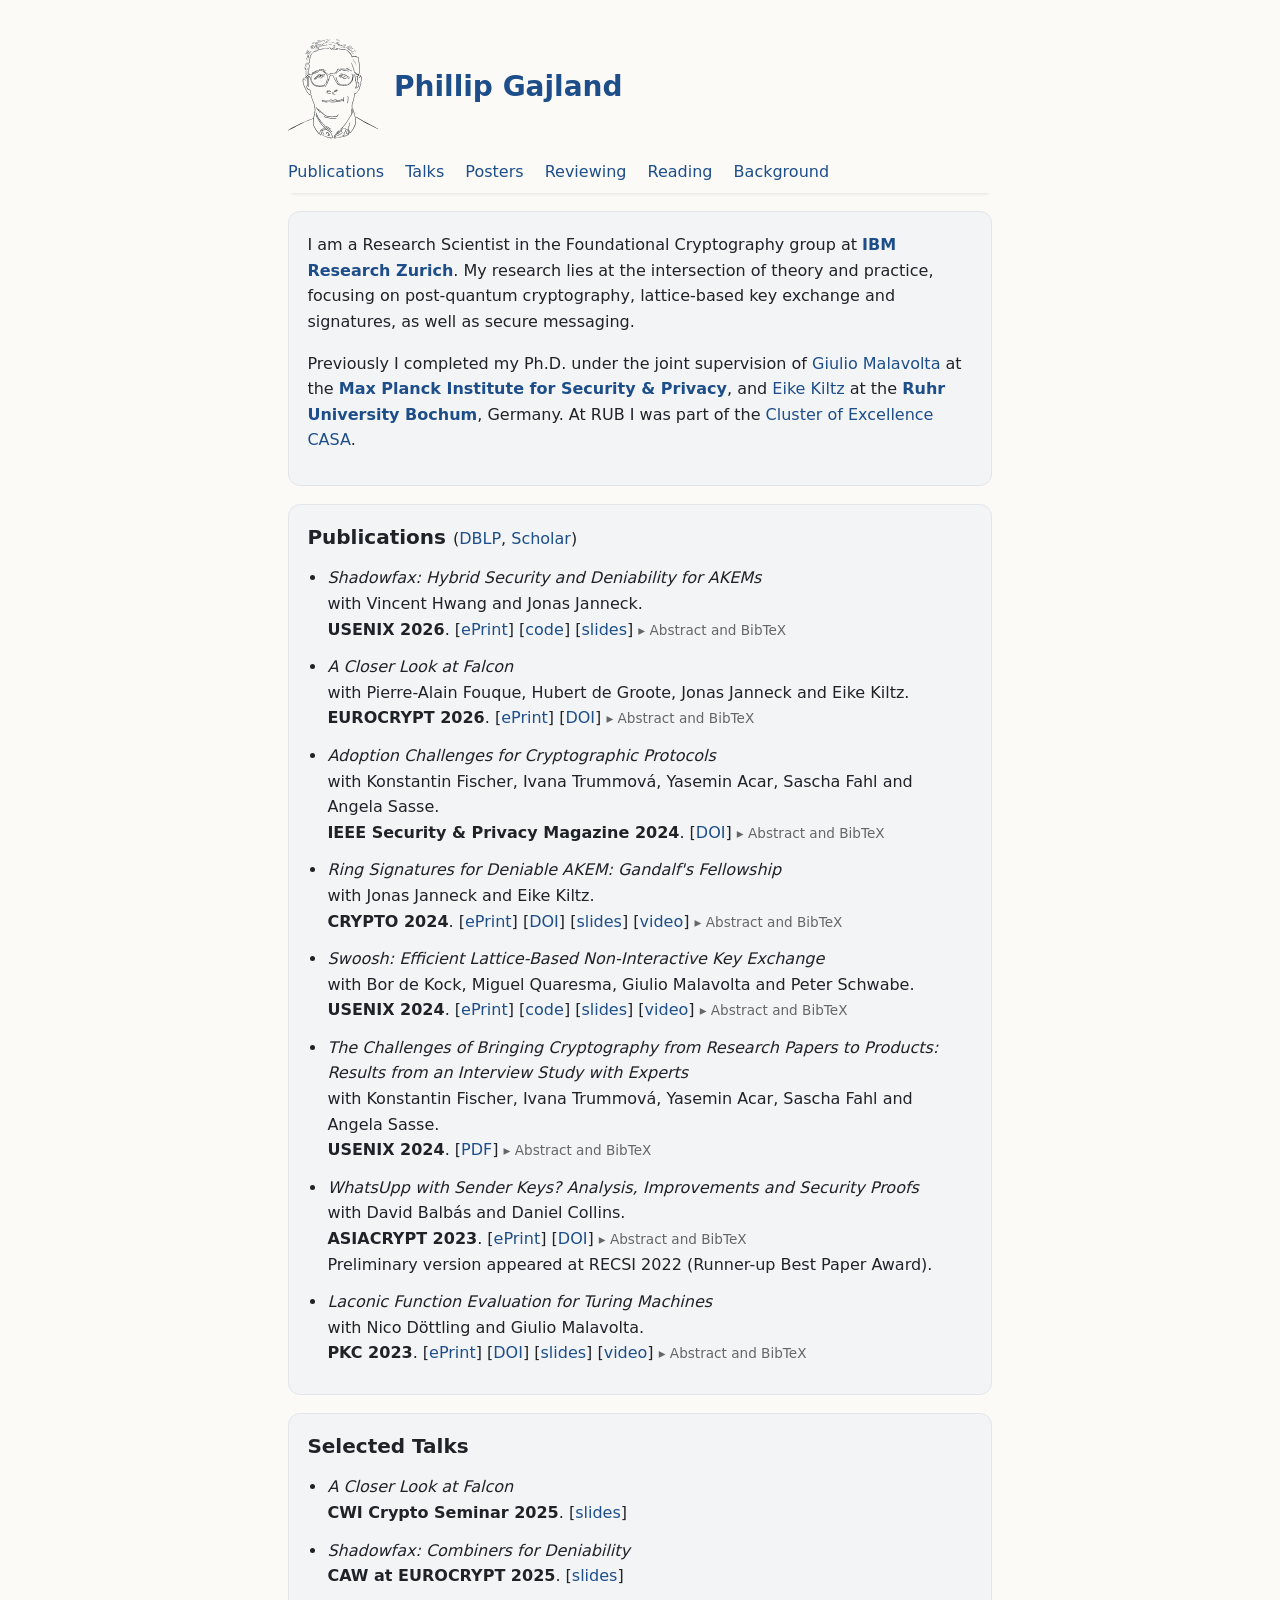
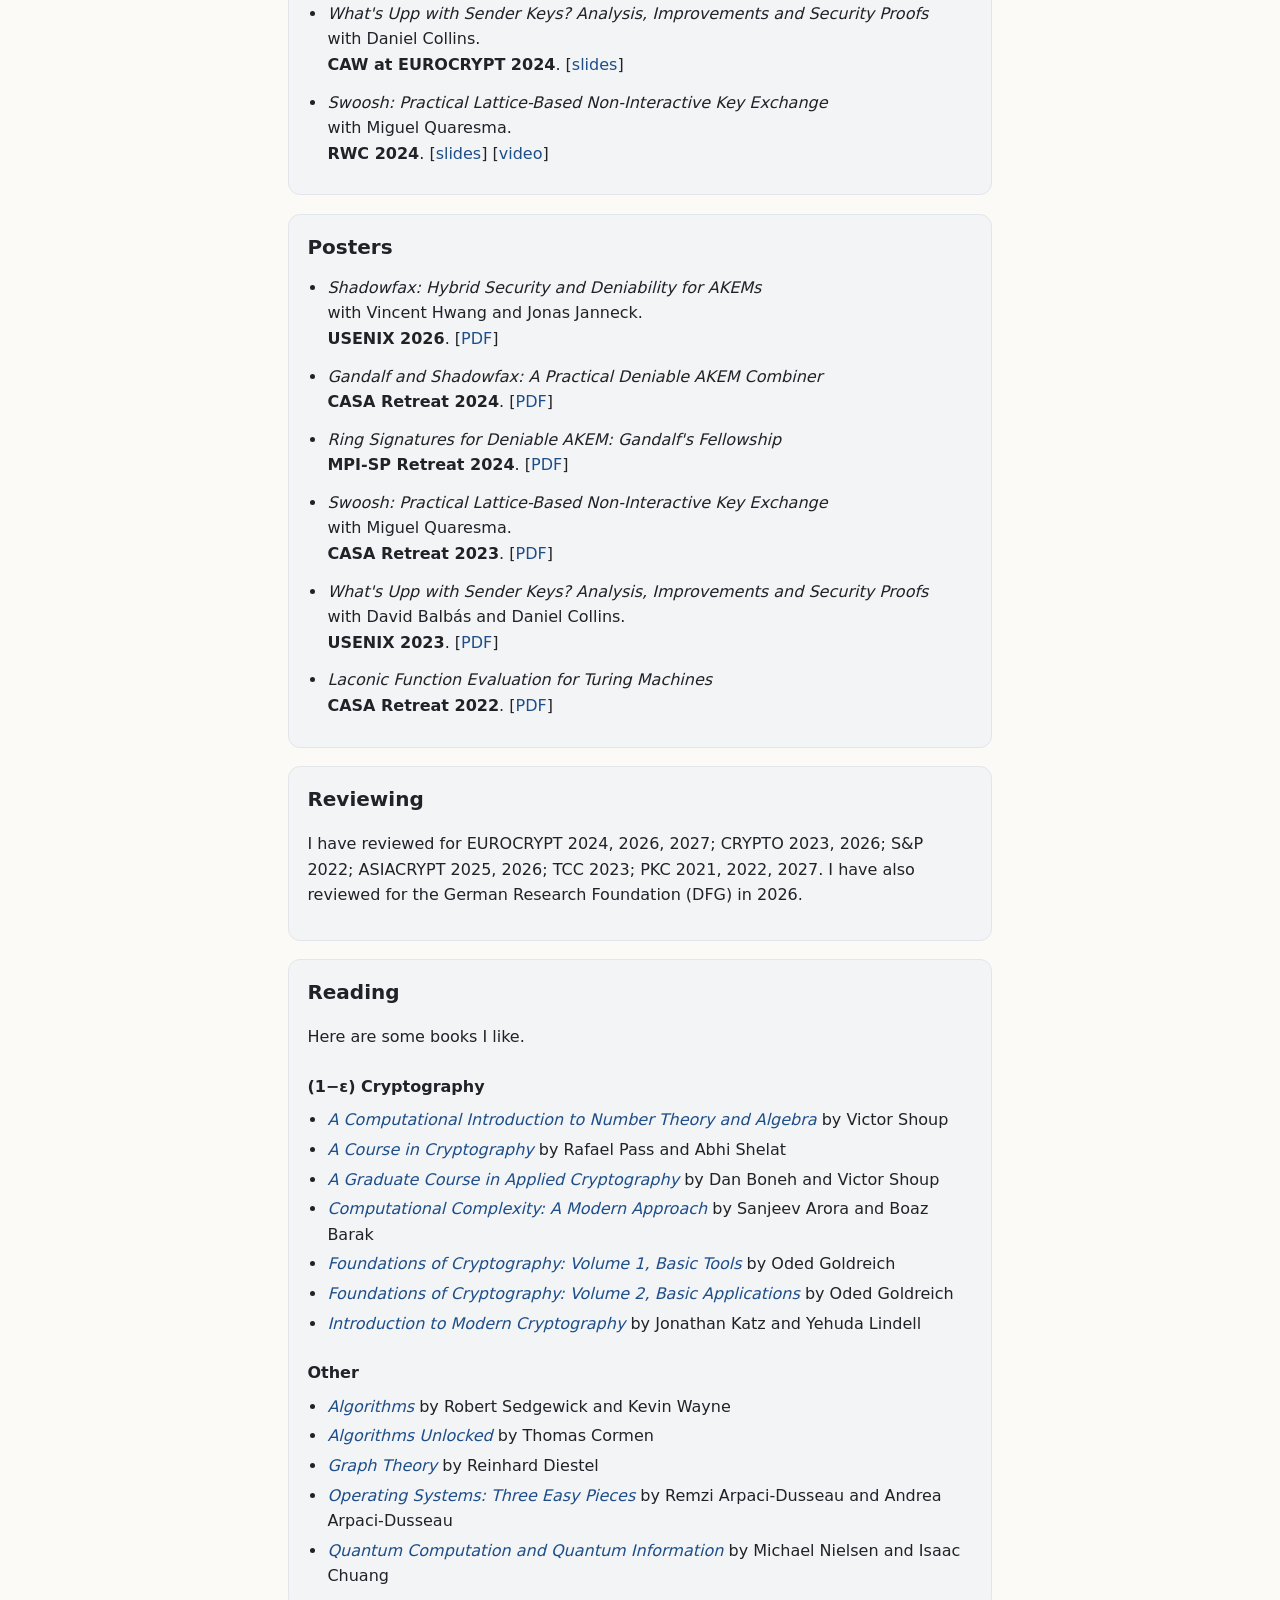
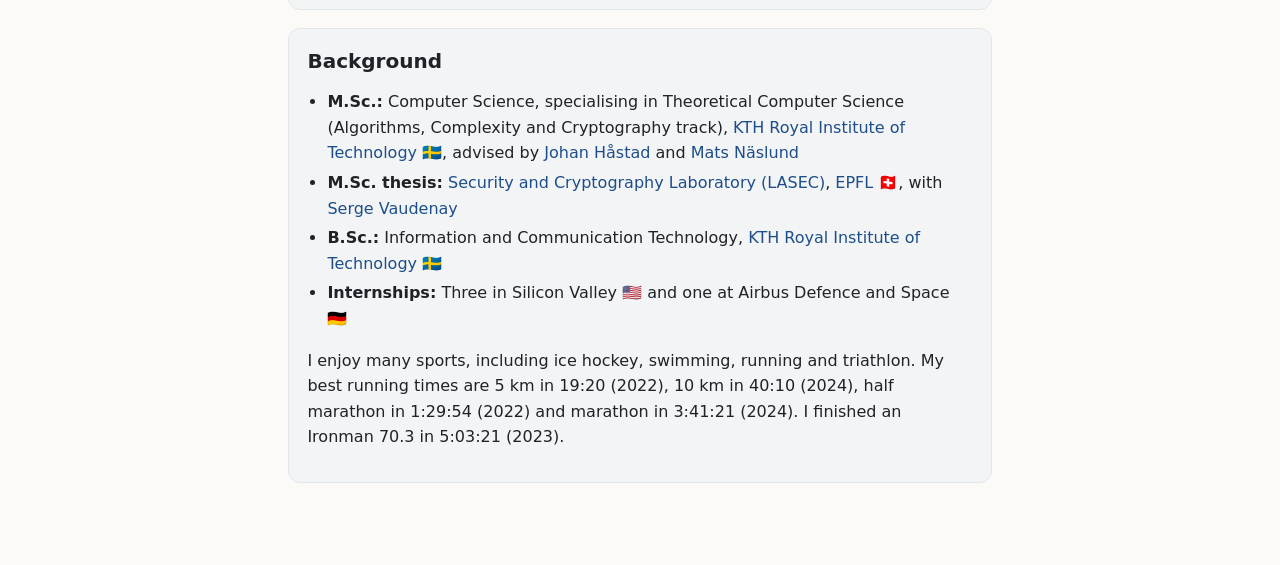
<file: index.html>
<!doctype html>
<html lang="en-GB">
<head>
    <meta charset="utf-8">
    <meta name="viewport" content="width=device-width, initial-scale=1">
    <meta name="description" content="Phillip Gajland, cryptographer working on post-quantum cryptography.">
    <title>Phillip Gajland</title>
    <style>
        body {
            margin: 0;
            background: #fbfaf7;
            color: #1f2328;
            font: 16px/1.6 system-ui, -apple-system, "Segoe UI", Roboto, "Helvetica Neue", Arial, sans-serif;
            overflow-wrap: anywhere;
        }

        main {
            max-width: 44rem;
            margin: 0 auto;
            padding: 2rem 1rem 4rem;
        }

        h1 {
            color: #1d4e89;
            font-size: 1.75rem;
            margin: 0 0 0.5rem;
        }

        /* The name with the drawing beside it. */
        .head {
            display: flex;
            align-items: center;
            gap: 1rem;
        }

        .portrait {
            flex: none;
            width: 90px;
            height: auto;
            color: #1f2328;
        }

        h2 {
            font-size: 1.25rem;
            margin: 0.75rem 0;
        }

        /* Each section in a soft box. A section reached from the bar starts
           0.5rem below the bar, which is 0.5rem padding above and below one
           line 1.6rem high. */
        section {
            background: #f3f4f6;
            border: 1px solid #e2e5e9;
            border-radius: 12px;
            padding: 0.25rem 1.15rem 1rem;
            margin: 1.15rem 0;
            scroll-margin-top: 3.1rem;
        }

        h3 {
            font-size: 1rem;
            margin: 1.5rem 0 0.5rem;
        }

        /* The bar stays at the top of the window while scrolling. */
        nav {
            position: sticky;
            top: 0;
            background: #fbfaf7;
            padding: 0.5rem 0;
            /* A faint shadow gives the bar an edge while scrolling. */
            box-shadow: 0 4px 4px -4px rgba(0, 0, 0, 0.15);
        }

        nav a {
            margin-right: 1rem;
        }

        a {
            color: #1d4e89;
            text-decoration: none;
        }

        a:hover {
            text-decoration: underline;
        }

        ul {
            margin: 0;
            padding-left: 1.25rem;
        }

        li {
            margin: 0 0 0.75rem;
        }

        /* The DBLP and Scholar links next to the Publications heading. */
        h2 .profiles {
            font-size: 1rem;
            font-weight: normal;
        }

        /* A paper with an abstract: the whole entry is clickable. */
        details > summary {
            cursor: pointer;
            list-style: none;
        }

        details > summary::-webkit-details-marker {
            display: none;
        }

        /* The hint at the end of the venue line. */
        .more {
            color: #666;
            font-size: 0.85rem;
            white-space: nowrap;
        }

        .more::before {
            content: "▸ ";
        }

        details[open] .more::before {
            content: "▾ ";
        }

        /* The abstract and the BibTeX entry, once opened. */
        .extra {
            margin: 0.5rem 0 0;
            font-size: 0.9rem;
        }

        .extra p {
            margin: 0 0 0.5rem;
        }

        .extra pre {
            margin: 0;
            padding: 0.5rem 0.75rem;
            overflow-x: auto;
            background: #f5f5f5;
            border-radius: 4px;
            font-size: 0.8rem;
            line-height: 1.4;
        }

        /* On narrow screens the links wrap onto two lines, so the bar is 1.6rem higher. */
        @media (max-width: 31rem) {
            section {
                scroll-margin-top: 4.7rem;
            }
        }

        /* A compact list, as in the Background section. */
        ul.cv li {
            margin: 0 0 0.25rem;
        }
    </style>
</head>
<body>
<main>

    <div class="head">
        <svg class="portrait" role="img" aria-label="Portrait" version="1.0" xmlns="http://www.w3.org/2000/svg"
 viewBox="0 0 600.000000 795.000000"
 preserveAspectRatio="xMidYMid meet">
<g transform="translate(0.000000,795.000000) scale(0.100000,-0.100000)"
fill="currentColor" stroke="none">
<path d="M2773 7457 c37 -15 34 -24 -13 -37 -37 -10 -111 -2 -250 25 -17 4
-20 3 -10 -3 8 -5 51 -15 95 -22 44 -7 87 -16 96 -20 9 -5 35 -2 65 7 73 24
80 45 19 56 -30 6 -30 6 -2 -6z"/>
<path d="M3220 7439 c0 -5 11 -14 24 -19 13 -5 27 -14 31 -19 4 -8 12 -6 22 4
22 23 59 15 56 -11 -2 -21 79 -75 93 -62 11 12 -3 36 -28 48 -22 11 -22 10 2
-9 36 -29 21 -33 -23 -7 -33 20 -36 25 -22 36 8 7 15 17 15 22 0 6 -6 6 -14
-1 -11 -9 -16 -9 -21 0 -5 7 -21 9 -44 5 -23 -3 -47 0 -64 9 -15 7 -27 9 -27
4z"/>
<path d="M2256 7385 c-22 -8 -51 -14 -65 -13 -14 0 -71 -4 -126 -10 -55 -6
-124 -10 -153 -9 -28 1 -52 -1 -52 -5 0 -15 273 0 313 17 13 5 17 2 17 -11 0
-11 4 -15 8 -9 29 41 203 58 210 22 3 -16 1 -17 -18 -7 -12 6 -24 9 -26 7 -3
-3 8 -11 25 -18 17 -7 33 -24 36 -37 3 -12 18 -28 33 -33 15 -6 36 -16 46 -21
10 -6 37 -11 60 -13 23 -2 31 -1 19 2 -56 11 -16 27 69 27 9 0 15 3 12 8 -3 5
-22 6 -41 2 -27 -5 -34 -4 -28 5 4 7 -1 21 -11 32 -23 25 -3 25 55 -1 24 -11
46 -18 49 -15 5 5 -54 32 -100 46 -37 10 -46 -7 -16 -31 23 -20 23 -20 -2 -40
-28 -22 -46 -25 -55 -10 -3 6 -17 10 -30 10 -13 0 -31 10 -39 22 -21 29 -21
52 0 44 10 -4 14 -1 11 6 -2 7 -11 12 -21 10 -9 -2 -16 4 -16 11 0 30 -95 37
-164 12z"/>
<path d="M1995 7321 c3 -3 25 -4 49 -2 24 1 97 -5 163 -14 65 -9 141 -15 169
-12 49 3 49 3 -7 5 -30 1 -102 9 -159 17 -96 15 -227 18 -215 6z"/>
<path d="M1970 7300 c0 -5 5 -10 10 -10 6 0 10 -8 10 -19 0 -16 10 -20 68 -25
95 -9 106 -8 110 4 5 15 69 12 102 -5 17 -9 30 -13 30 -11 0 8 -38 27 -71 36
-20 6 -37 3 -61 -9 -21 -12 -40 -15 -53 -10 -11 4 -42 8 -69 8 -36 1 -47 4
-43 14 3 7 -4 19 -14 25 -12 8 -19 8 -19 2z"/>
<path d="M1670 7250 c0 -13 -13 -28 -35 -41 -19 -12 -35 -25 -35 -30 0 -4 16
1 35 12 19 12 35 25 35 30 0 12 37 12 44 0 3 -5 36 0 73 11 113 33 140 34 168
6 25 -25 25 -25 -10 -35 -41 -13 -55 -4 -23 14 18 9 19 12 6 13 -9 0 -20 -5
-24 -11 -5 -8 -10 -6 -16 5 -7 12 -13 14 -22 7 -6 -5 -34 -14 -61 -19 -28 -5
-39 -10 -25 -11 14 0 41 3 60 9 20 6 38 6 43 1 14 -14 -24 -22 -128 -25 -60
-1 -100 -7 -108 -15 -10 -10 -8 -11 6 -5 10 4 29 1 41 -5 12 -7 38 -11 57 -8
31 3 30 4 -9 5 -26 1 -41 6 -37 12 4 6 38 10 78 8 40 -1 82 4 94 10 13 8 24 8
28 3 7 -12 -26 -31 -54 -31 -11 0 -23 -5 -26 -10 -4 -6 -11 -8 -16 -5 -5 4 -9
1 -9 -4 0 -6 1 -11 3 -11 10 0 111 41 120 49 7 5 27 13 46 18 33 9 33 9 5 41
-32 36 -79 43 -137 18 -64 -26 -124 -29 -146 -7 -21 21 -21 21 -21 1z"/>
<path d="M2913 7263 c9 -2 17 -14 17 -25 0 -18 -4 -20 -39 -14 -22 3 -42 2
-45 -3 -7 -11 -53 -2 -66 14 -8 9 -20 11 -39 5 -39 -11 -94 -41 -87 -47 3 -3
17 2 32 12 41 27 81 36 94 20 13 -16 59 -25 66 -13 3 5 18 7 32 3 15 -3 47 -2
72 3 25 5 59 5 75 0 17 -4 54 -9 83 -11 30 -3 60 -11 70 -21 10 -9 30 -16 43
-16 24 0 69 -39 69 -60 0 -6 8 -10 19 -10 10 0 24 -7 31 -15 7 -9 29 -15 52
-15 22 0 48 -5 59 -11 11 -6 42 -16 67 -24 26 -7 84 -29 129 -49 45 -21 91
-39 101 -41 11 -2 39 -15 61 -30 29 -18 46 -23 58 -17 11 6 12 11 4 16 -6 4
-11 2 -11 -4 0 -5 -17 1 -39 14 -21 14 -56 29 -78 35 -21 6 -72 27 -112 46
-40 20 -95 40 -122 46 -67 14 -62 27 9 21 41 -3 69 -12 101 -33 25 -16 50 -29
58 -29 7 0 21 -4 31 -9 43 -21 84 -30 72 -15 -7 8 -20 14 -29 14 -25 0 -82 23
-132 53 -31 18 -60 27 -88 27 -28 0 -52 7 -68 20 -14 11 -40 20 -57 20 -22 0
-46 12 -81 41 -27 22 -57 45 -67 50 -23 12 -13 33 13 26 10 -3 17 -2 16 2 -7
22 47 7 91 -26 17 -13 32 -20 32 -14 0 26 -106 77 -126 60 -8 -6 -23 -9 -33
-6 -14 3 -18 1 -14 -9 3 -9 -2 -14 -13 -14 -13 0 -6 -9 21 -27 22 -14 54 -39
72 -53 17 -15 37 -30 44 -32 7 -2 9 -9 5 -16 -8 -14 -56 4 -70 26 -19 31 -47
52 -71 52 -14 0 -25 4 -25 9 0 17 -152 44 -229 41 -25 0 -32 3 -28 14 6 14
-13 27 -36 25 -7 -1 -4 -3 6 -6z"/>
<path d="M2463 7203 c-18 -2 -33 -9 -33 -15 0 -7 -19 -8 -52 -4 -29 3 -80 1
-113 -4 -57 -9 -56 -9 23 -4 45 2 82 2 82 0 0 -14 -65 -34 -102 -30 -43 3 -43
3 1 -6 28 -6 50 -6 62 0 9 6 25 7 33 4 12 -5 15 -2 10 10 -5 13 1 16 30 16 20
0 36 4 36 8 0 5 21 13 48 19 47 10 35 13 -25 6z"/>
<path d="M1922 7157 c-8 -9 0 -12 36 -14 112 -4 278 -33 340 -59 18 -8 54 -14
81 -14 26 0 83 -9 126 -20 43 -11 80 -18 82 -16 7 7 -117 37 -189 46 -132 17
-215 45 -210 71 1 10 -2 9 -11 -3 -13 -17 -123 -13 -177 5 -41 14 -69 16 -78
4z"/>
<path d="M2760 7140 c0 -7 -7 -10 -15 -6 -8 3 -19 -3 -25 -13 -8 -17 -19 -18
-102 -13 -51 2 -91 2 -88 0 14 -15 181 -15 195 -1 20 20 169 24 196 5 23 -16
25 -9 3 13 -13 13 -28 14 -75 9 -41 -5 -63 -3 -74 6 -12 10 -15 10 -15 0z"/>
<path d="M1865 7115 c-24 -11 -26 -14 -9 -15 11 0 25 5 31 11 12 12 38 10 153
-10 162 -29 236 -38 243 -32 4 4 -43 13 -105 20 -62 7 -139 19 -171 27 -71 17
-103 17 -142 -1z"/>
<path d="M3760 7119 c0 -6 -8 -9 -19 -6 -29 7 -36 -32 -8 -42 114 -43 192 -19
97 29 -22 11 -40 16 -40 11 0 -8 25 -23 42 -25 4 -1 13 -7 20 -15 13 -14 -68
-10 -107 5 -21 9 -18 24 4 24 23 0 36 16 21 25 -5 3 -10 1 -10 -6z"/>
<path d="M1725 7083 c-73 -8 -145 -27 -146 -37 -1 -6 -1 -18 0 -27 2 -18 -47
-33 -76 -22 -14 4 -15 3 -7 -6 8 -9 35 -7 115 7 107 19 129 19 129 -1 0 -14
-85 -51 -99 -43 -5 3 -28 -1 -51 -9 -50 -18 -50 -18 -50 -5 0 5 19 14 43 21
63 17 89 29 47 22 -67 -11 -105 -28 -102 -45 1 -8 -4 -18 -13 -22 -8 -3 -15
-9 -15 -14 0 -5 23 2 51 15 28 14 65 23 82 22 18 -1 58 10 90 25 32 14 69 26
82 26 14 0 34 9 44 19 10 10 30 22 43 26 12 4 30 13 38 20 8 7 29 17 45 23 22
7 24 11 10 11 -11 0 -31 -6 -45 -14 -52 -30 -73 -36 -84 -25 -13 13 -47 13
-66 0 -11 -8 -8 -9 12 -4 15 3 34 1 44 -4 15 -9 15 -11 -7 -25 -36 -22 -89
-30 -89 -13 0 19 -33 26 -77 15 -21 -5 -49 -9 -62 -9 -44 0 -12 14 62 27 72
13 72 13 11 8 -33 -2 -68 -7 -77 -11 -9 -3 -17 -1 -17 4 0 10 43 21 160 40 53
9 36 13 -25 5z"/>
<path d="M3080 7065 c-14 -7 -38 -12 -55 -9 -16 2 -23 1 -15 -2 37 -17 63 -57
51 -78 -7 -13 -3 -10 11 6 18 21 27 25 41 17 10 -6 17 -6 17 -1 0 13 -27 23
-43 16 -8 -3 -19 2 -26 10 -20 23 21 39 83 32 51 -5 51 -5 6 9 -25 8 -45 15
-45 14 0 0 -11 -6 -25 -14z"/>
<path d="M4161 7060 c9 -5 31 -44 50 -87 41 -97 77 -153 98 -155 33 -3 71 -4
71 -1 0 1 -10 7 -21 14 -15 8 -19 8 -15 0 4 -6 0 -11 -9 -11 -33 0 -76 65
-134 203 -13 32 -26 47 -38 47 -16 -1 -16 -2 -2 -10z"/>
<path d="M2030 7040 c-19 -4 -48 -12 -63 -19 -16 -6 -40 -11 -53 -11 -14 0
-23 -4 -20 -8 7 -12 -61 -45 -79 -38 -9 3 -13 2 -10 -4 10 -17 43 -11 83 13
67 42 132 60 241 67 106 7 106 7 21 7 -47 1 -101 -3 -120 -7z"/>
<path d="M2275 7033 c-44 -7 -114 -15 -156 -17 -41 -2 -85 -9 -98 -15 -12 -7
-45 -19 -73 -27 -27 -9 -48 -17 -46 -19 6 -6 111 26 126 38 7 6 48 11 90 12
42 2 121 10 174 19 71 13 106 15 132 7 20 -5 36 -6 36 -2 0 22 -75 23 -185 4z"/>
<path d="M4120 7033 c0 -5 -22 -23 -50 -42 -48 -33 -50 -33 -76 -16 -19 12
-29 14 -37 6 -8 -8 -6 -11 6 -11 9 0 39 -22 66 -50 27 -27 56 -50 64 -50 9 0
25 -12 36 -27 12 -14 24 -24 26 -21 9 9 -35 57 -58 64 -12 3 -30 13 -39 22
-17 14 -16 16 8 29 23 11 28 11 38 -1 20 -25 137 -118 143 -113 2 3 -29 33
-71 67 -75 62 -75 62 -46 90 32 30 37 41 18 38 -7 -2 -12 3 -10 10 1 6 -2 12
-8 12 -5 0 -10 -3 -10 -7z m3 -45 c-22 -24 -88 -59 -97 -51 -3 3 14 18 38 33
24 16 47 33 50 39 4 6 12 9 17 5 6 -4 3 -14 -8 -26z"/>
<path d="M3450 6949 c19 -6 53 -11 74 -10 21 0 58 -6 80 -13 23 -8 52 -12 66
-9 33 6 80 -13 80 -32 0 -8 5 -15 11 -15 5 0 7 5 4 10 -3 6 2 10 12 11 10 0
-4 9 -32 20 -27 11 -61 18 -75 16 -13 -3 -44 1 -66 9 -23 8 -57 14 -76 13 -18
-1 -51 1 -73 5 -40 6 -40 6 -5 -5z"/>
<path d="M3991 6885 c37 -44 79 -87 95 -95 16 -8 52 -30 82 -47 29 -18 62 -33
73 -33 21 0 21 0 0 32 -11 18 -25 34 -32 37 -7 2 -2 -11 11 -29 28 -39 29 -39
-78 24 -72 43 -81 51 -63 58 12 4 21 10 21 12 0 3 -11 1 -24 -4 -22 -8 -29 -4
-66 42 -22 29 -51 59 -63 67 -12 8 8 -21 44 -64z"/>
<path d="M1782 6946 c11 -13 -130 -135 -164 -142 -56 -11 -92 -22 -76 -23 41
-2 117 22 138 44 13 14 27 22 33 18 6 -3 7 -1 4 4 -6 10 14 25 38 28 6 1 17 4
25 8 34 13 88 15 99 4 9 -9 11 -8 6 4 -5 14 7 20 72 33 89 20 104 24 83 25
-18 1 -134 -24 -175 -37 -37 -13 -105 -23 -105 -15 0 2 10 13 22 22 17 15 19
19 7 26 -8 5 -11 5 -7 1z"/>
<path d="M2018 6926 c-25 -6 -50 -15 -55 -19 -8 -8 11 -5 89 14 25 7 45 6 57
-1 23 -12 81 -14 81 -2 0 4 -15 6 -34 4 -18 -2 -37 1 -40 7 -9 13 -35 12 -98
-3z"/>
<path d="M3064 6930 c-12 -5 -28 -17 -35 -28 -8 -11 -29 -22 -46 -26 -18 -4
-44 -21 -57 -37 -31 -36 -32 -36 -39 1 -12 59 -127 88 -178 43 -17 -14 -34
-15 -139 -9 -76 4 -189 -11 -210 -30 -8 -7 -44 -14 -80 -17 -115 -8 -328 -76
-383 -123 -34 -29 -46 -30 -63 -6 -30 41 -183 -82 -283 -227 -33 -49 -61 -98
-61 -108 0 -10 -9 -50 -21 -88 -11 -39 -22 -86 -24 -105 -19 -157 -30 -212
-57 -272 -18 -42 -28 -80 -26 -100 4 -47 22 -41 29 10 3 23 17 68 31 100 23
50 31 90 53 262 23 183 121 356 258 456 64 48 83 53 102 28 11 -15 14 -15 43
0 17 9 34 20 37 26 22 35 253 109 365 117 36 3 72 10 80 17 21 19 134 34 210
30 105 -6 122 -5 139 9 22 20 88 31 96 17 4 -6 18 -15 31 -20 14 -6 24 -18 24
-29 0 -11 10 -26 22 -32 19 -10 25 -8 49 19 16 17 41 34 56 38 15 4 40 18 55
32 17 16 45 28 70 31 24 3 43 11 43 16 0 13 -64 17 -91 5z"/>
<path d="M1631 6921 c-8 -5 -19 -7 -26 -5 -12 5 -90 -25 -83 -32 3 -2 22 3 43
11 20 9 40 14 43 10 3 -3 -8 -11 -25 -17 -30 -11 -30 -11 -10 -35 21 -24 61
-31 72 -13 4 7 -2 9 -17 5 -45 -11 -54 19 -13 46 19 13 35 27 35 32 0 9 -2 9
-19 -2z"/>
<path d="M3911 6904 c13 -14 35 -35 48 -47 13 -12 38 -37 55 -56 17 -18 45
-41 63 -50 17 -9 57 -31 88 -50 53 -31 62 -33 137 -32 52 1 77 -2 73 -9 -4 -6
5 -10 22 -9 16 0 22 3 13 6 -8 3 -17 10 -20 14 -5 7 -48 10 -148 9 -13 0 -36
9 -51 19 -14 11 -49 31 -76 45 -27 15 -78 54 -112 87 -56 54 -66 69 -65 89 0
3 -11 6 -25 7 -25 1 -25 1 -2 -23z"/>
<path d="M1936 6877 c11 -6 40 -11 67 -11 26 0 47 -3 47 -7 0 -9 -108 -41
-118 -35 -4 2 -8 -4 -8 -15 0 -22 9 -24 25 -5 6 7 24 16 39 19 61 12 85 26 72
42 -9 11 -23 14 -46 9 -19 -3 -34 -2 -34 2 0 5 -14 10 -31 10 -27 1 -29 0 -13
-9z"/>
<path d="M3270 6870 c-8 -5 -25 -10 -37 -10 -12 0 -25 -5 -28 -10 -11 -18 25
-23 66 -10 37 12 41 12 64 -10 21 -20 37 -24 85 -25 33 0 64 -5 72 -12 6 -7
20 -13 29 -13 9 0 33 -7 54 -15 20 -9 44 -13 53 -10 10 2 33 0 52 -5 26 -7 39
-6 57 5 35 23 95 19 137 -10 20 -14 51 -33 69 -42 53 -29 267 -271 267 -301 0
-10 9 -34 20 -55 11 -20 20 -46 20 -56 0 -31 12 -32 69 -4 98 49 182 42 266
-22 35 -27 46 -31 55 -21 13 16 -28 54 -94 88 -55 29 -153 29 -218 0 -47 -20
-47 -20 -62 3 -9 13 -20 42 -25 64 -9 42 -33 73 -175 229 -124 137 -261 202
-329 157 -18 -11 -31 -12 -57 -5 -19 5 -42 7 -52 5 -9 -3 -33 1 -53 10 -21 8
-45 15 -54 15 -9 0 -23 6 -29 13 -8 7 -39 12 -74 12 -52 1 -63 4 -76 23 -15
23 -47 28 -72 12z"/>
<path d="M1895 6863 c-11 -3 -27 -13 -35 -24 -8 -10 -46 -33 -85 -50 -38 -16
-56 -27 -40 -24 52 11 125 47 136 66 5 11 18 19 29 19 10 0 22 5 25 10 6 10 3
11 -30 3z"/>
<path d="M3022 6825 c-12 -9 -26 -14 -31 -10 -14 8 -25 -15 -12 -28 7 -7 20
-5 44 8 37 19 64 17 137 -10 72 -27 137 -31 160 -10 22 20 16 43 -6 24 -18
-15 -93 -7 -154 16 -67 26 -111 29 -138 10z"/>
<path d="M1315 6764 c4 -17 -5 -29 -45 -60 -41 -32 -47 -40 -33 -45 10 -3 20
-1 21 5 2 6 22 27 43 46 38 33 39 36 24 55 -16 20 -16 20 -10 -1z"/>
<path d="M4400 6762 c0 -5 16 -24 35 -41 28 -24 35 -38 36 -68 0 -21 4 -56 9
-78 7 -32 8 -26 4 30 -3 39 -7 79 -10 90 -5 21 -74 84 -74 67z"/>
<path d="M1373 6678 c-41 -22 -213 -183 -213 -199 0 -4 5 -11 10 -14 6 -4 9
-2 8 4 -4 14 62 82 73 75 5 -3 3 -15 -6 -27 -19 -27 -19 -37 -2 -37 20 0 73
28 88 47 21 25 100 73 121 73 10 0 18 5 18 10 0 6 -3 10 -6 10 -16 0 -113 -57
-141 -84 -18 -16 -33 -26 -33 -22 0 4 -7 0 -16 -8 -8 -9 -20 -16 -26 -16 -15
0 23 40 105 111 37 33 63 59 58 59 -11 0 -59 -38 -112 -88 -20 -18 -39 -30
-42 -25 -8 13 79 97 133 127 56 32 41 35 -17 4z"/>
<path d="M1526 6683 c-25 -7 -112 -53 -98 -53 5 0 34 11 64 25 54 25 88 32 88
17 0 -5 -11 -14 -25 -20 -14 -6 -25 -16 -25 -22 0 -5 -5 -10 -12 -10 -40 0
-163 -100 -190 -155 -11 -22 -30 -60 -43 -84 -28 -50 -25 -61 15 -61 40 0 46
-16 12 -34 -38 -20 -123 -141 -122 -172 1 -5 10 8 21 28 21 41 57 44 44 4 -21
-65 7 -96 50 -56 13 13 23 26 20 28 -3 3 -16 -5 -29 -17 -21 -19 -24 -20 -36
-6 -10 12 -10 19 -2 27 17 17 15 46 -4 56 -15 8 -14 14 11 46 29 39 58 59 68
49 4 -3 -3 -17 -13 -31 -11 -14 -18 -27 -16 -29 5 -6 65 59 66 70 0 5 5 5 11
1 8 -5 8 -1 0 14 -9 17 -7 23 11 36 19 13 20 16 5 16 -10 0 -20 -6 -23 -14 -7
-18 -32 -28 -39 -16 -3 5 13 28 35 52 22 24 43 52 46 63 3 11 22 37 42 57 20
21 33 40 30 43 -8 8 -79 -74 -83 -97 -6 -27 -21 -37 -49 -32 -17 4 -18 3 -3
-4 16 -7 15 -10 -11 -40 -57 -64 -82 -34 -32 39 16 24 30 51 30 59 0 33 159
157 186 146 8 -3 14 1 14 8 0 8 11 21 25 30 48 32 25 55 -39 39z"/>
<path d="M4217 6636 c-4 -9 10 -29 35 -53 22 -21 58 -56 79 -78 21 -22 40 -37
43 -35 6 6 -58 76 -97 106 -15 12 -33 34 -41 48 -10 20 -15 23 -19 12z"/>
<path d="M4665 6301 c-3 -6 -1 -27 5 -46 6 -19 15 -83 20 -142 4 -60 13 -120
19 -135 11 -29 45 -345 57 -523 5 -76 3 -113 -9 -155 -9 -30 -21 -74 -27 -97
-10 -41 -11 -42 -58 -45 -43 -3 -50 0 -77 31 -30 34 -115 81 -147 81 -10 0
-19 3 -20 8 -3 18 -8 62 -13 119 -6 66 -27 137 -49 163 -7 8 -16 34 -19 57 -3
23 -18 68 -34 100 -16 32 -35 80 -42 108 -13 52 -28 78 -41 70 -11 -7 23 -121
55 -184 15 -29 30 -72 32 -95 3 -22 11 -48 19 -56 22 -26 36 -72 45 -145 16
-143 30 -175 76 -175 28 0 41 -25 25 -51 -16 -26 -18 -23 36 -62 58 -43 102
-53 109 -26 4 14 14 19 40 19 31 0 34 -2 27 -22 -15 -52 -78 -106 -100 -87 -7
6 -18 7 -25 3 -8 -5 -6 -12 8 -23 25 -20 48 -119 38 -157 -4 -16 -10 -77 -14
-135 -5 -83 -10 -111 -24 -127 -26 -29 -1 -41 27 -13 18 19 21 35 24 126 3 80
7 103 17 99 20 -8 28 14 17 44 -5 15 -16 53 -23 85 -12 57 -12 57 37 104 41
40 54 47 84 44 54 -4 66 -9 78 -37 15 -32 16 -29 -10 -31 -12 -1 -40 -20 -62
-42 -38 -38 -39 -42 -24 -58 16 -15 18 -15 27 9 14 37 78 85 93 70 14 -14 17
-223 5 -294 -4 -26 -19 -63 -32 -82 -22 -33 -19 -56 5 -41 69 42 91 333 36
459 -28 63 -52 79 -112 74 -49 -4 -48 -4 -33 24 6 12 25 71 41 132 27 100 29
121 23 211 -10 171 -45 494 -56 523 -6 15 -15 75 -19 135 -11 134 -35 219 -55
188z m-78 -1147 c23 -36 10 -39 -40 -10 -37 22 -43 30 -39 51 4 25 4 25 34 4
16 -12 36 -32 45 -45z"/>
<path d="M1359 6233 c-62 -70 -69 -83 -17 -34 53 51 95 67 53 21 -10 -11 -14
-20 -9 -20 16 0 34 23 34 42 0 27 -33 22 -61 -9z"/>
<path d="M4320 6153 c0 -7 4 -14 9 -17 4 -3 11 -26 13 -50 5 -43 74 -183 85
-172 3 3 -4 20 -16 38 -70 109 -82 175 -19 103 52 -59 80 -111 112 -207 24
-69 64 -158 53 -113 -38 142 -99 267 -162 335 -23 25 -49 56 -59 70 -9 13 -16
19 -16 13z"/>
<path d="M1226 5913 c-25 -60 -64 -125 -68 -116 -3 4 -4 4 -3 -2 1 -5 -2 -18
-7 -28 -5 -9 -9 -38 -10 -64 0 -26 -6 -60 -13 -76 -8 -19 -9 -43 -4 -70 5 -23
8 -61 9 -83 0 -28 5 -44 15 -48 19 -7 18 -12 60 164 9 36 20 77 24 91 7 22 6
26 -9 22 -10 -3 -20 -1 -23 5 -9 14 12 80 28 90 8 4 28 29 45 55 37 59 60 53
26 -6 -13 -23 -26 -55 -28 -72 -3 -16 -3 -24 -1 -17 3 8 12 11 20 8 13 -6 14
-4 3 9 -12 14 -9 25 16 71 16 29 32 54 37 54 4 0 7 8 7 17 0 15 -1 15 -13 -2
-8 -10 -18 -15 -24 -12 -13 8 -48 -25 -68 -63 -9 -17 -20 -30 -25 -30 -20 0
-19 21 5 75 14 32 24 59 22 62 -3 2 -12 -13 -21 -34z m-28 -136 c-6 -17 -12
-38 -14 -44 -2 -7 -11 -13 -20 -13 -20 0 -12 40 14 75 23 31 33 22 20 -18z
m-8 -77 c0 -5 6 -10 14 -10 11 0 12 -10 5 -47 -15 -77 -40 -143 -54 -143 -20
0 -31 101 -14 131 7 13 12 36 11 52 -2 21 2 27 18 27 11 0 20 -4 20 -10z"/>
<path d="M1414 5767 c-3 -10 -4 -32 -1 -50 2 -17 -2 -48 -10 -67 -21 -51 -36
-265 -28 -412 5 -106 4 -127 -7 -123 -8 3 -23 -3 -33 -15 -43 -48 -62 -24 -68
85 -3 60 -3 60 -5 -8 -1 -38 2 -77 8 -87 7 -13 2 -31 -20 -71 -29 -53 -29 -53
-36 -24 -4 16 -17 45 -28 64 -24 42 -35 211 -17 276 8 30 8 36 -2 26 -27 -27
-22 -215 8 -309 49 -153 67 -180 77 -112 6 35 46 110 60 110 7 0 24 11 38 25
24 23 30 24 56 15 65 -25 147 4 238 85 100 89 222 169 278 183 133 32 195 39
214 25 22 -16 86 -12 109 7 24 20 8 29 -29 18 -19 -6 -46 -7 -62 -3 -16 5 -33
7 -39 6 -5 -1 -3 5 6 14 31 32 104 31 149 0 23 -16 46 -25 55 -21 19 7 11 26
-10 26 -8 0 -24 10 -35 23 -35 37 -135 32 -183 -10 -26 -22 -50 -33 -84 -38
-89 -11 -213 -55 -213 -76 0 -4 -17 -18 -37 -30 -20 -13 -76 -58 -125 -101
-49 -43 -93 -76 -99 -73 -5 4 -14 3 -20 -1 -18 -10 -82 -15 -96 -6 -31 20 -23
453 10 531 9 21 13 51 10 75 -6 48 -19 67 -29 43z"/>
<path d="M1300 5547 c0 -16 -36 -87 -49 -97 -6 -5 -8 -21 -15 -120 -2 -30 -9
-75 -14 -100 -12 -48 -5 -167 10 -176 5 -3 7 5 4 18 -15 71 -15 115 -1 174 8
36 12 70 9 76 -8 12 17 128 28 128 4 0 12 -8 17 -17 9 -15 10 -15 11 -2 0 8
-6 21 -12 27 -10 10 -10 15 2 22 8 5 14 11 12 12 -2 2 0 16 3 31 4 15 5 31 1
34 -3 4 -6 -1 -6 -10z"/>
<path d="M3890 5545 c-16 -19 -3 -40 15 -25 16 13 72 -7 95 -35 14 -17 12 -17
-25 -11 -22 3 -105 10 -184 16 -143 10 -143 10 -285 -63 -140 -71 -208 -122
-274 -201 -19 -23 -45 -48 -58 -56 -27 -17 -31 -30 -9 -30 8 0 56 43 107 95
50 52 97 95 104 95 6 0 70 31 140 70 128 70 128 70 249 64 66 -3 141 -10 168
-16 26 -5 58 -7 71 -4 14 3 28 0 35 -7 6 -8 43 -27 83 -42 40 -16 85 -37 100
-47 41 -28 68 -25 39 5 -25 28 -43 37 -129 69 -47 17 -72 33 -95 62 -46 58
-123 90 -147 61z"/>
<path d="M3505 5504 c-22 -8 -55 -21 -72 -30 -18 -8 -39 -14 -45 -12 -20 4
-25 -14 -7 -25 11 -7 26 -5 50 7 19 8 57 24 86 33 52 18 72 36 43 40 -8 1 -33
-5 -55 -13z"/>
<path d="M3342 5493 c-23 -9 -38 -26 -49 -50 -8 -21 -28 -53 -44 -72 -17 -22
-25 -38 -18 -42 6 -3 -14 -30 -47 -62 -39 -38 -62 -53 -68 -47 -14 14 -21 13
-53 -14 -24 -21 -42 -24 -138 -30 -61 -3 -139 -12 -175 -20 -80 -17 -89 -13
-180 65 -40 34 -93 72 -119 85 -31 16 -40 23 -26 24 13 1 5 7 -20 16 -22 8
-48 24 -57 37 -15 20 -17 20 -24 4 -7 -20 20 -57 43 -57 7 0 13 -4 13 -8 0 -5
23 -19 52 -33 28 -13 85 -52 126 -87 93 -79 111 -86 176 -72 60 14 105 19 241
28 79 6 100 10 100 22 0 10 10 15 31 15 40 1 114 63 148 125 14 26 32 53 40
60 8 6 20 27 26 45 6 19 20 37 30 40 22 7 44 32 33 38 -4 2 -23 -2 -41 -10z"/>
<path d="M2300 5465 c-7 -8 -11 -15 -9 -16 2 0 15 -2 29 -3 14 -1 60 -25 102
-53 43 -29 80 -47 84 -42 9 16 -12 35 -94 84 -84 49 -94 52 -112 30z"/>
<path d="M3756 5403 c-90 -3 -133 -14 -122 -32 2 -3 55 -4 118 -1 94 4 117 2
138 -11 17 -11 56 -19 115 -23 90 -5 90 -5 50 14 -22 11 -61 20 -86 20 -31 0
-55 7 -72 20 -14 11 -29 19 -34 18 -4 -1 -53 -4 -107 -5z"/>
<path d="M1282 5317 c5 -23 10 -75 9 -115 0 -41 4 -83 8 -94 8 -23 6 112 -4
189 -3 29 -10 55 -15 58 -4 3 -3 -14 2 -38z"/>
<path d="M1820 5287 c-58 -29 -86 -48 -89 -62 -3 -19 -2 -19 15 -3 40 35 163
85 217 87 9 1 17 6 17 11 0 24 -78 7 -160 -33z"/>
<path d="M1985 5300 c-17 -18 -44 -33 -65 -36 -57 -9 -105 -37 -108 -62 -3
-17 -8 -21 -25 -17 -99 21 -114 15 -168 -67 -122 -190 -101 -428 54 -616 23
-28 47 -51 52 -51 6 -1 30 -15 55 -31 172 -114 499 -118 665 -8 69 46 35 48
-57 4 -166 -79 -417 -73 -565 14 -19 11 -44 20 -56 20 -23 0 -70 51 -96 103
-8 15 -18 27 -23 27 -13 0 -55 92 -72 157 -33 125 -8 267 65 374 36 54 49 64
72 60 69 -12 119 -11 114 3 -11 27 54 66 110 66 6 0 30 16 53 35 23 19 48 35
56 35 8 0 14 5 14 10 0 21 -48 9 -75 -20z"/>
<path d="M2310 5321 c0 -5 24 -21 53 -36 148 -78 212 -151 252 -290 15 -49 16
-67 6 -105 -12 -47 -17 -72 -27 -130 -9 -58 -35 -131 -70 -202 -18 -37 -29
-70 -24 -73 5 -3 14 5 21 17 7 13 15 25 19 28 23 16 76 175 86 261 4 29 12 70
18 89 44 133 -69 317 -254 413 -75 40 -80 42 -80 28z"/>
<path d="M1654 5269 c-42 -33 -59 -55 -47 -62 5 -3 29 15 56 38 55 51 48 69
-9 24z"/>
<path d="M3497 5214 c-17 -17 -1 -20 111 -21 82 -1 105 1 77 6 -66 14 -180 22
-188 15z"/>
<path d="M4250 5165 c0 -12 4 -25 9 -30 5 -6 16 -42 25 -81 44 -196 -59 -432
-240 -549 -56 -36 -72 -50 -60 -55 33 -11 -87 -44 -220 -60 -113 -14 -227 -1
-307 34 -32 14 -64 26 -72 26 -20 0 -71 46 -105 95 -46 67 -179 313 -222 409
-58 132 -72 142 -180 125 -77 -12 -111 -54 -138 -171 -7 -32 -16 -56 -20 -53
-3 2 -23 -51 -44 -118 -21 -67 -53 -155 -72 -195 -19 -41 -34 -78 -34 -83 0
-5 -4 -9 -10 -9 -5 0 -21 -21 -34 -47 -13 -27 -36 -61 -50 -76 -28 -30 -32
-42 -17 -51 29 -19 179 248 232 412 23 74 28 82 29 52 2 -34 2 -34 16 15 7 28
14 70 14 95 1 56 63 179 100 197 74 37 134 9 172 -80 100 -234 298 -560 325
-533 3 2 42 -11 86 -30 166 -70 376 -65 574 14 57 23 67 30 162 117 114 103
152 180 182 365 5 36 12 75 14 88 6 36 26 96 37 109 14 17 -7 26 -22 8 -16
-19 -40 -101 -40 -137 0 -46 -20 -32 -21 15 0 23 -2 49 -4 57 -17 86 -64 175
-65 125z m0 -496 c-50 -85 -201 -227 -232 -217 -5 2 19 23 55 46 74 48 125
102 169 180 17 29 32 51 35 49 2 -3 -10 -29 -27 -58z"/>
<path d="M2158 5147 c-11 -4 -34 -9 -51 -12 -18 -3 -57 -11 -87 -18 -55 -12
-55 -12 -11 -15 24 -2 76 3 115 12 161 34 244 27 310 -25 18 -14 31 -18 37
-12 10 10 -6 24 -71 59 -37 20 -198 27 -242 11z"/>
<path d="M3522 5146 c-42 -10 -53 -31 -16 -30 22 0 114 23 114 28 0 9 -59 10
-98 2z"/>
<path d="M3685 5150 c3 -5 39 -25 81 -44 70 -34 93 -48 211 -135 60 -44 132
-69 143 -51 6 10 -4 18 -38 29 -26 9 -68 32 -94 51 -123 91 -145 105 -192 123
-64 24 -117 37 -111 27z"/>
<path d="M4436 5148 c-4 -9 -4 -34 -1 -55 4 -21 8 -47 10 -58 9 -55 25 -128
30 -135 3 -5 8 -51 11 -102 6 -112 12 -141 24 -133 6 4 10 -20 10 -60 0 -36 7
-82 15 -102 9 -21 18 -62 21 -93 6 -52 4 -58 -29 -100 -56 -69 -57 -120 -5
-120 31 0 157 88 183 129 67 104 46 288 -33 279 -32 -4 -36 -22 -6 -26 43 -6
67 -121 40 -187 -22 -52 -63 -105 -83 -105 -8 0 -31 -13 -50 -30 -65 -58 -82
-36 -27 36 44 58 51 99 29 184 -22 88 -32 145 -40 227 -4 37 -8 75 -10 83 -8
54 -17 100 -26 135 -10 42 -16 71 -24 120 -13 73 -33 130 -39 113z"/>
<path d="M3627 5116 c-17 -17 -11 -65 9 -73 18 -7 63 28 64 49 0 32 -49 48
-73 24z"/>
<path d="M2017 5062 c-38 -20 -108 -70 -155 -112 -48 -42 -99 -81 -114 -88
-49 -21 -34 -41 16 -22 15 5 26 6 26 1 0 -5 2 -16 5 -24 4 -9 -6 -19 -32 -29
-31 -12 -35 -17 -21 -23 28 -11 139 47 165 87 13 19 38 49 58 68 34 33 34 33
72 -9 88 -96 273 -46 273 74 0 42 11 51 30 25 27 -35 108 -27 86 9 -6 9 -11 9
-22 0 -12 -10 -19 -8 -37 10 -13 11 -31 21 -40 21 -9 0 -21 9 -27 20 -18 34
-28 22 -18 -22 21 -94 -30 -160 -122 -160 -62 1 -84 13 -115 62 -36 56 -62 41
-184 -106 -22 -27 -24 -27 -37 -10 -7 11 -10 25 -6 32 18 32 158 143 221 174
69 35 97 60 63 59 -9 0 -48 -16 -85 -37z"/>
<path d="M3557 5093 c-10 -10 -8 -66 3 -83 11 -18 58 -21 64 -3 3 7 -5 15 -18
19 -25 6 -41 40 -25 50 5 3 7 10 4 15 -7 11 -19 12 -28 2z"/>
<path d="M2180 5080 c-43 -5 -45 -7 -44 -35 4 -80 50 -114 74 -55 7 16 18 35
26 41 17 14 18 46 2 51 -7 2 -33 1 -58 -2z"/>
<path d="M3448 5063 c-18 -16 -46 -34 -62 -41 -23 -10 -26 -15 -16 -27 11 -13
15 -13 33 0 20 14 22 13 37 -16 19 -39 84 -79 101 -62 8 8 2 15 -25 28 -48 23
-73 71 -49 97 19 21 25 18 29 -18 3 -28 44 -78 79 -96 67 -37 193 6 217 74 10
27 11 28 29 13 25 -23 46 -9 23 16 -28 31 -61 24 -78 -14 -47 -113 -225 -92
-245 28 -8 50 -28 55 -73 18z"/>
<path d="M1327 5044 c-14 -15 -6 -37 24 -65 26 -24 30 -34 25 -62 -14 -81 -18
-340 -7 -424 11 -75 10 -95 -3 -138 -13 -43 -14 -52 -1 -64 17 -17 16 -18 35
72 9 45 9 74 -1 130 -11 67 -4 413 11 477 4 19 44 -55 61 -114 11 -39 24 -80
29 -91 5 -11 20 -52 35 -91 67 -184 186 -304 358 -361 116 -37 314 -40 427 -4
99 31 155 60 142 73 -6 6 -19 5 -38 -5 -144 -74 -389 -86 -549 -26 -58 22
-168 90 -198 124 -66 73 -136 216 -153 308 -3 20 -10 37 -15 37 -5 0 -9 15 -9
33 -1 68 -43 132 -95 141 -17 3 -39 17 -51 31 -11 14 -23 22 -27 19z"/>
<path d="M2081 5026 c-19 -23 -17 -77 4 -92 22 -17 57 -1 48 21 -4 12 -9 13
-19 4 -19 -16 -29 13 -14 41 15 27 -1 48 -19 26z"/>
<path d="M1290 4932 c-36 -37 -36 -37 -17 -70 15 -26 17 -37 8 -64 -12 -35 -2
-156 19 -238 15 -61 10 -166 -9 -162 -47 10 -73 -86 -46 -168 19 -57 72 -120
102 -120 12 0 26 -6 32 -14 7 -8 27 -17 45 -20 40 -8 48 -23 76 -156 20 -93
32 -121 44 -102 8 13 -32 200 -52 242 -10 20 -27 37 -42 41 -84 21 -137 57
-164 110 -35 72 -30 170 8 156 43 -17 59 97 31 216 -13 56 -16 111 -15 247 0
19 0 46 -1 60 0 15 9 32 25 45 25 20 26 35 2 35 -6 0 -27 -17 -46 -38z"/>
<path d="M3187 4953 c-13 -21 33 -183 74 -263 56 -109 182 -239 256 -264 99
-34 286 -30 391 9 37 14 37 14 2 14 -19 1 -79 -4 -132 -11 -132 -16 -263 1
-309 40 -86 73 -109 96 -128 130 -76 136 -102 196 -112 261 -11 66 -30 103
-42 84z"/>
<path d="M1162 4927 c4 -19 1 -23 -16 -20 -36 7 -99 -22 -129 -59 -47 -58 -47
-168 0 -363 21 -88 199 -465 278 -591 47 -73 168 -164 219 -164 21 0 33 -25
41 -85 11 -81 73 -269 136 -417 33 -75 59 -152 59 -170 0 -18 11 -99 25 -181
24 -147 24 -147 0 -250 -13 -56 -33 -158 -44 -227 -30 -185 -35 -196 -79 -211
-172 -55 -568 -219 -825 -341 -305 -144 -827 -431 -827 -455 0 -26 19 -20 110
34 259 152 634 348 890 463 202 91 653 270 681 270 4 0 6 -91 5 -202 -1 -174
2 -211 18 -258 53 -158 323 -550 378 -550 30 0 55 46 62 112 7 65 63 168 91
168 7 0 24 9 38 20 14 11 40 20 59 20 38 0 95 40 84 59 -5 8 -15 6 -36 -9 -15
-11 -44 -20 -62 -20 -22 0 -42 -7 -52 -19 -10 -11 -28 -22 -41 -25 -46 -12
-102 -107 -110 -186 -14 -136 -44 -116 -216 142 -178 268 -191 311 -184 571 6
201 9 230 28 317 8 36 20 103 27 150 7 47 23 129 36 182 24 98 24 98 4 214
-11 64 -24 153 -29 198 -8 66 -20 105 -64 201 -61 134 -113 292 -133 405 -13
77 -35 110 -73 110 -34 0 -145 85 -181 138 -74 110 -272 527 -289 607 -39 189
-39 271 -2 323 33 47 86 60 150 36 39 -14 54 -15 63 -6 9 9 7 13 -8 17 -60 20
-64 23 -54 50 8 22 7 25 -11 25 -17 0 -20 -5 -17 -23z"/>
<path d="M3883 4893 c-43 -22 -129 -39 -158 -31 -17 4 -36 2 -49 -4 -19 -11
-17 -13 24 -20 25 -5 59 -6 75 -3 17 4 42 9 58 11 15 3 39 12 55 20 49 25 123
9 178 -39 16 -14 24 -15 29 -6 27 42 -152 103 -212 72z"/>
<path d="M1041 4771 c-8 -14 -7 -22 4 -31 12 -10 16 -9 21 4 8 21 37 20 83 -4
36 -18 51 -18 51 1 0 15 -79 49 -114 49 -24 0 -38 -6 -45 -19z"/>
<path d="M4852 4516 c-26 -33 -68 -165 -86 -266 -8 -46 -23 -94 -33 -109 -11
-14 -34 -53 -52 -87 -47 -89 -146 -184 -200 -191 -55 -8 -57 -13 -82 -205 -21
-168 -58 -307 -107 -403 -20 -40 -26 -73 -34 -175 -12 -154 -8 -178 35 -235
23 -30 41 -70 55 -123 10 -42 37 -149 60 -237 22 -88 52 -203 67 -255 68 -235
17 -486 -150 -745 -64 -99 -178 -240 -203 -250 -11 -4 -12 -9 -4 -17 17 -17
34 -5 109 83 86 101 195 271 223 348 62 165 84 263 83 376 0 112 -1 115 -72
365 -12 41 -37 141 -55 221 -39 165 -52 202 -96 263 -32 44 -32 44 -25 172 5
95 12 141 27 174 61 140 89 238 108 384 31 227 27 217 81 232 67 20 170 131
237 256 29 53 52 108 52 121 0 45 49 218 75 264 36 65 28 90 -13 39z"/>
<path d="M3175 4077 c-63 -30 -98 -71 -126 -148 -12 -33 -26 -62 -31 -65 -17
-11 -39 19 -38 50 3 46 1 50 -15 36 -8 -7 -15 -25 -15 -40 0 -15 7 -33 15 -40
8 -7 15 -20 15 -30 0 -22 35 -54 50 -45 7 4 38 2 70 -5 32 -7 64 -10 72 -8 21
8 -63 40 -111 42 -27 2 -47 8 -49 16 -3 7 0 10 5 7 16 -10 39 22 62 84 24 62
46 87 108 118 45 22 73 27 73 11 0 -13 -84 -69 -112 -73 -13 -2 -23 -10 -23
-18 0 -25 55 -10 116 31 53 36 57 42 50 67 -10 37 -50 41 -116 10z"/>
<path d="M2627 4040 c-15 -12 -25 -25 -22 -30 2 -4 -6 -23 -19 -43 -24 -35
-24 -35 13 -71 39 -38 132 -76 187 -76 18 0 36 -5 39 -10 5 -8 12 -7 22 1 22
19 -9 39 -59 39 -50 0 -139 34 -167 64 -21 23 -22 26 -8 46 10 14 17 18 22 10
4 -7 18 -9 36 -5 16 4 54 1 85 -6 55 -12 57 -12 74 11 22 30 20 35 -32 61 -63
32 -137 36 -171 9z m142 -30 c56 -26 47 -36 -19 -20 -28 7 -61 9 -75 6 -27 -7
-45 12 -24 25 23 14 71 10 118 -11z"/>
<path d="M3979 3669 c-8 -42 -7 -55 7 -70 15 -16 15 -27 4 -99 -7 -45 -10
-101 -6 -126 6 -47 -10 -102 -40 -136 -25 -27 -6 -43 22 -17 33 31 54 100 47
158 -3 26 0 79 7 118 12 77 3 140 -25 163 -8 7 -15 11 -16 9z"/>
<path d="M3719 3615 c-1 -6 -2 -14 -3 -20 0 -5 -8 -21 -15 -35 -19 -33 -22
-60 -9 -87 13 -26 4 -53 -17 -53 -9 0 -43 -14 -78 -31 -54 -28 -77 -33 -182
-40 -125 -10 -190 -19 -312 -45 -63 -14 -92 -14 -215 -4 -89 8 -193 10 -275 5
-120 -6 -136 -5 -179 14 -53 24 -75 26 -92 9 -10 -10 -17 -10 -33 0 -24 15
-41 8 -32 -14 10 -26 53 -37 73 -19 22 20 32 19 80 -6 37 -19 49 -20 178 -14
86 5 191 3 280 -5 123 -10 152 -10 215 4 122 26 187 35 318 45 111 8 134 13
188 40 33 17 67 31 76 31 22 0 18 -26 -7 -49 -19 -19 -20 -21 -4 -27 37 -14
63 29 58 98 -2 35 -9 69 -14 76 -7 8 -6 17 2 27 7 9 10 18 6 22 -3 3 1 17 10
31 15 22 15 26 0 40 -9 9 -17 12 -17 7z"/>
<path d="M3599 3461 c-68 -35 -77 -37 -229 -51 -131 -12 -202 -32 -183 -51 8
-8 20 -8 44 0 17 6 84 16 148 22 64 5 134 15 155 20 51 14 148 68 140 80 -8
14 -17 11 -75 -20z"/>
<path d="M3185 3458 c-66 -21 -104 -29 -185 -37 -77 -8 -86 -7 -98 10 -21 30
-67 23 -159 -23 -81 -40 -88 -42 -181 -42 -74 0 -109 5 -147 20 -76 30 -196 7
-164 -32 9 -11 15 -11 32 1 29 20 58 19 156 -6 119 -30 204 -21 309 32 86 43
131 49 149 20 14 -22 86 -20 208 6 39 8 77 16 85 17 27 4 61 27 55 37 -7 11
-20 10 -60 -3z"/>
<path d="M1846 2951 c-7 -11 63 -112 124 -176 25 -27 59 -70 75 -95 49 -78
107 -142 118 -131 7 7 -1 24 -25 53 -19 24 -51 68 -70 98 -20 30 -48 66 -63
80 -15 14 -51 57 -81 96 -56 77 -69 89 -78 75z"/>
<path d="M4245 2839 c-4 -6 -11 -66 -15 -132 -5 -83 -12 -132 -24 -155 -16
-32 -14 -58 5 -46 23 14 42 86 48 179 7 100 7 100 20 55 29 -100 -10 -226
-119 -385 -15 -22 -58 -89 -95 -150 -176 -287 -338 -501 -493 -652 -41 -40
-72 -78 -70 -84 8 -24 27 -20 42 10 9 16 32 42 52 57 46 35 156 166 271 319
96 130 125 173 228 340 37 61 85 136 107 169 88 135 113 201 113 302 0 82 -3
95 -22 116 -13 14 -23 32 -23 41 0 20 -16 31 -25 16z"/>
<path d="M2014 2805 c-8 -21 5 -38 20 -26 14 11 81 -60 125 -132 13 -21 46
-55 75 -76 28 -21 89 -73 135 -115 125 -115 221 -154 429 -177 110 -12 113
-12 135 9 24 23 52 29 61 13 4 -6 20 -6 40 0 22 6 50 6 78 -1 104 -24 163 0
227 91 61 87 39 100 -26 16 -65 -82 -94 -94 -183 -79 -43 7 -79 8 -98 2 -19
-5 -34 -5 -37 1 -10 16 -38 10 -62 -13 -22 -21 -25 -21 -140 -8 -208 23 -285
56 -426 187 -45 41 -99 87 -120 101 -20 13 -47 41 -59 61 -66 108 -159 187
-174 146z"/>
<path d="M1848 2614 c-3 -3 5 -35 18 -72 13 -37 24 -75 24 -85 0 -23 59 -140
122 -242 169 -272 415 -532 460 -487 7 7 -1 16 -29 30 -156 80 -459 504 -538
754 -25 81 -44 115 -57 102z"/>
<path d="M1855 2439 c-9 -13 16 -80 67 -178 135 -257 333 -538 486 -689 77
-76 90 -93 75 -98 -10 -4 -36 -15 -59 -25 -22 -11 -54 -19 -70 -19 -16 0 -41
-8 -54 -17 -14 -10 -27 -16 -30 -14 -3 1 -10 7 -17 12 -14 13 -27 -6 -16 -23
24 -38 29 -93 9 -120 -10 -15 -21 -49 -24 -76 -4 -47 -2 -52 37 -95 89 -96
365 -195 618 -222 105 -11 119 11 88 139 -26 108 -81 203 -169 292 -75 74
-219 174 -252 174 -7 0 -15 8 -19 19 -3 10 -24 31 -46 47 -79 54 -254 273
-373 464 -32 52 -76 122 -97 155 -47 76 -115 211 -124 248 -8 31 -21 42 -30
26z m772 -1036 c90 -54 173 -130 224 -204 21 -32 39 -62 39 -66 0 -5 8 -24 18
-43 23 -43 47 -153 38 -175 -16 -43 -385 39 -549 121 -152 77 -182 143 -109
235 9 12 10 23 2 43 -5 15 -10 33 -10 39 0 18 53 47 86 47 15 0 50 11 78 24
88 41 75 42 183 -21z"/>
<path d="M2317 1263 c-4 -6 5 -25 19 -44 15 -19 35 -54 46 -78 15 -32 23 -40
31 -32 9 9 6 22 -11 54 -31 57 -78 112 -85 100z"/>
<path d="M2565 1250 c-27 -30 -7 -125 23 -106 7 4 7 16 -1 35 -14 38 -3 61 28
61 36 0 65 -17 65 -39 0 -10 7 -24 15 -31 8 -7 15 -18 15 -26 0 -20 -32 -84
-40 -79 -11 7 -43 -33 -35 -44 4 -7 14 -5 31 5 19 13 27 14 39 4 18 -15 57 7
75 40 16 30 9 105 -10 105 -12 0 -14 -10 -12 -45 3 -36 -1 -50 -17 -64 -28
-26 -36 -15 -17 23 20 38 20 62 1 87 -8 10 -15 27 -15 36 -1 49 -109 78 -145
38z"/>
<path d="M2406 2321 c-13 -20 107 -81 161 -81 15 0 57 -7 93 -16 182 -43 635
-59 572 -20 -4 2 -89 7 -187 11 -199 7 -287 16 -385 40 -36 9 -81 17 -101 19
-20 2 -58 15 -84 30 -51 28 -61 31 -69 17z"/>
<path d="M4512 2317 c-13 -15 99 -109 164 -137 25 -11 59 -30 77 -44 18 -13
49 -29 69 -35 20 -7 56 -26 80 -44 110 -80 329 -199 598 -324 111 -51 274
-140 375 -204 71 -45 125 -60 125 -35 0 9 -8 16 -18 16 -10 0 -50 20 -88 43
-114 72 -273 159 -384 210 -268 125 -463 230 -609 330 -29 20 -61 37 -71 37
-9 0 -36 14 -59 31 -24 17 -63 39 -88 50 -25 11 -72 42 -103 69 -44 38 -60 47
-68 37z"/>
<path d="M4092 1903 c-6 -10 -8 -47 -5 -83 5 -64 -19 -148 -47 -165 -6 -3 -10
-18 -10 -33 0 -15 -6 -37 -14 -48 -33 -47 -30 -85 13 -156 46 -75 51 -115 26
-207 -15 -60 -45 -102 -45 -65 0 11 7 46 15 77 24 93 20 127 -21 181 -57 75
-142 110 -264 111 -95 0 -95 0 -144 -40 -26 -21 -58 -40 -70 -42 -11 -2 -32
-15 -46 -31 -14 -15 -56 -54 -94 -86 -37 -33 -73 -71 -81 -85 -7 -14 -26 -39
-42 -56 -41 -42 -97 -124 -112 -162 -8 -18 -17 -30 -21 -28 -14 9 -18 -9 -8
-35 9 -25 10 -25 25 -5 8 11 23 38 33 61 10 22 37 65 62 95 24 30 60 77 81
105 20 28 52 63 69 77 18 13 59 50 91 80 62 60 87 64 87 17 0 -33 -13 -45 -66
-59 -65 -17 -232 -171 -186 -171 4 0 41 29 81 65 47 41 90 70 115 77 66 18 87
44 84 98 -3 41 0 48 32 74 75 61 276 17 351 -77 35 -43 35 -58 6 -212 -13 -70
-13 -70 -86 -111 -84 -49 -137 -60 -145 -31 -5 21 -26 14 -26 -8 0 -17 -53
-47 -90 -51 -14 -2 -66 -7 -115 -12 -50 -5 -102 -15 -115 -23 -35 -19 -283
-48 -313 -36 -18 7 2 111 24 129 9 7 37 46 63 86 26 40 87 115 137 167 58 60
86 96 79 100 -18 11 -161 -136 -225 -231 -30 -44 -66 -91 -80 -104 -14 -13
-25 -35 -25 -49 0 -14 -5 -44 -11 -65 -16 -59 2 -69 111 -62 135 8 228 22 245
36 8 7 57 17 108 21 50 5 106 11 123 13 33 4 89 30 99 45 3 5 20 7 39 4 39 -6
180 57 197 88 5 11 18 19 28 19 33 0 67 53 81 125 18 94 10 141 -34 205 -40
58 -43 98 -10 144 8 11 14 33 14 48 0 15 4 29 9 32 31 19 52 96 48 175 -4 86
-10 104 -25 74z"/>
<path d="M2404 1719 c-4 -7 10 -28 32 -49 21 -20 51 -53 67 -73 30 -40 144
-120 225 -156 28 -14 52 -31 52 -39 0 -18 86 -98 123 -113 43 -18 59 4 19 25
-17 9 -43 27 -58 41 -15 14 -30 25 -34 25 -5 0 -13 13 -18 30 -8 23 -26 37
-79 63 -102 51 -190 113 -219 156 -33 50 -100 105 -110 90z"/>
<path d="M2536 1671 c-3 -4 32 -32 77 -61 45 -29 102 -70 127 -90 47 -39 106
-65 115 -50 6 9 -32 40 -49 40 -5 0 -30 17 -55 38 -56 47 -184 132 -199 132
-6 0 -13 -4 -16 -9z"/>
<path d="M3833 1438 c-4 -7 -8 -17 -9 -23 -13 -87 -29 -129 -65 -172 -36 -44
-39 -51 -36 -103 2 -53 1 -55 -25 -58 -29 -3 -58 -35 -58 -64 0 -31 20 -30 31
1 9 25 17 31 40 31 39 0 53 29 45 94 -6 49 -5 53 33 99 37 45 44 64 66 174 4
26 -10 40 -22 21z"/>
<path d="M3927 1372 c-29 -32 -43 -85 -41 -152 1 -36 4 -63 7 -60 2 3 11 -1
20 -8 12 -10 21 -11 37 -2 25 13 16 33 -11 25 -17 -6 -19 -2 -18 27 1 18 -1
43 -5 56 -5 16 0 36 19 69 26 48 21 78 -8 45z"/>
<path d="M3585 1235 c-22 -18 -56 -49 -75 -68 -45 -44 -83 -63 -144 -74 -36
-6 -55 -15 -69 -35 -28 -38 -11 -60 18 -24 17 22 34 29 71 34 47 5 97 32 144
78 14 13 45 42 70 63 59 52 44 76 -15 26z"/>
<path d="M2116 1133 c-14 -14 -3 -25 40 -45 67 -29 81 -8 16 25 -28 14 -53 23
-56 20z"/>
</g>
</svg>
        <h1>Phillip Gajland</h1>
    </div>
    <nav>
        <a href="#publications">Publications</a>
        <a href="#talks">Talks</a>
        <a href="#posters">Posters</a>
        <a href="#reviewing">Reviewing</a>
        <a href="#reading">Reading</a>
        <a href="#background">Background</a>
    </nav>

    <section>
        <p>I am a Research Scientist in the Foundational Cryptography group at <b><a
                href="https://research.ibm.com/labs/zurich">IBM Research Zurich</a></b>. My research lies at the
            intersection of theory and practice, focusing on post-quantum cryptography, lattice-based key exchange and
            signatures, as well as secure messaging.</p>
        <p>Previously I completed my Ph.D. under the joint supervision of <a
                href="https://sites.google.com/view/giuliomalavolta/">Giulio Malavolta</a> at the <b><a
                href="https://www.mpi-sp.org">Max Planck Institute for Security &amp; Privacy</a></b>, and <a
                href="https://ekiltz.github.io/">Eike Kiltz</a> at the <b><a
                href="https://www.ruhr-uni-bochum.de/en">Ruhr University Bochum</a></b>, Germany. At RUB I was part of the
            <a href="https://casa.rub.de/en/">Cluster of Excellence CASA</a>.</p>
    </section>

    <section id="publications">
        <h2>Publications <span class="profiles">(<a href="https://dblp.org/pid/246/8652.html">DBLP</a>,
            <a href="https://scholar.google.com/citations?user=sH8jzQ4AAAAJ">Scholar</a>)</span></h2>
        <ul>
            <li>
              <details>
                <summary>
                  <em>Shadowfax: Hybrid Security and Deniability for AKEMs</em><br>
                  with Vincent Hwang and Jonas Janneck.<br>
                  <b>USENIX 2026</b>. [<a href="https://eprint.iacr.org/2025/154">ePrint</a>] [<a href="https://github.com/vincentvbh/shadowfax">code</a>] [<a href="uploads/usenix26-slides.pdf">slides</a>] <span class="more">Abstract and BibTeX</span>
                </summary>
                <div class="extra">
                  <p>As cryptographic protocols transition to post-quantum security, most adopt hybrid solutions combining classical and post-quantum assumptions. This shift often sacrifices efficiency, compactness, or even security. One such property is deniability, which enables users to plausibly deny authorship of potentially incriminating messages. While classical protocols like X3DH key agreement (used in Signal and WhatsApp) provide deniability, post-quantum protocols like PQXDH and Apple's iMessage with PQ3 do not.</p>
                  <p>This work addresses this gap by investigating how to efficiently preserve deniability in post-quantum protocols. Specifically, we propose two hybrid schemes for authenticated key encapsulation mechanisms (AKEMs). The first is a black-box construction that preserves deniability when both constituent AKEMs are deniable. The second is Shadowfax, a non-black-box AKEM that achieves hybrid security, integrating a classical non-interactive key exchange, a post-quantum key encapsulation mechanism, and a post-quantum ring signature. Shadowfax satisfies deniability in both dishonest and honest receiver settings, relying on statistical security in the former and on a single pre- or post-quantum assumption in the latter.</p>
                  <p>Finally, we provide several portable implementations of Shadowfax. When instantiated with standardised components (ML-KEM and Falcon), Shadowfax yields ciphertexts of 1728 bytes and public keys of 2036 bytes, with encapsulation and decapsulation costs of 1.8M and 0.7M cycles on an Apple M1 Pro.</p>
                  <pre>@inproceedings{USENIX:GajHwaJan26,
  author = {Gajland, Phillip and Hwang, Vincent and Janneck, Jonas},
  title = {{Shadowfax}: Hybrid Security and Deniability for {AKEMs}},
  booktitle = {35th USENIX Security Symposium (USENIX Security 26)},
  series = {SEC '26},
  pages = {4641--4659},
  publisher = {USENIX Association},
  address = {Baltimore, MD},
  year = {2026},
  month = aug,
  url = {https://www.usenix.org/conference/usenixsecurity26/presentation/gajland}
}</pre>
                </div>
              </details>
            </li>
            <li>
              <details>
                <summary>
                  <em>A Closer Look at Falcon</em><br>
                  with Pierre-Alain Fouque, Hubert de Groote, Jonas Janneck and Eike Kiltz.<br>
                  <b>EUROCRYPT 2026</b>. [<a href="https://eprint.iacr.org/2024/1769">ePrint</a>] [<a href="https://doi.org/10.1007/978-3-032-25327-9_1">DOI</a>] <span class="more">Abstract and BibTeX</span>
                </summary>
                <div class="extra">
                  <p>Falcon is a winner of NIST’s six-year post-quantum cryptography standardisation competition. Based on the celebrated full-domain-hash framework of Gentry, Peikert and Vaikuntanathan (GPV) (STOC’08), Falcon leverages NTRU lattices to achieve the most compact signatures among lattice-based schemes.</p>
                  <p>Its security hinges on a Rényi divergence-based argument for Gaussian samplers. However, the GPV proof, which uses statistical distance to argue closeness of distributions, fails when applied naively to Falcon due to parameter choices resulting in statistical distances as large as 2<sup>−34</sup>. Additional implementation-driven deviations from the GPV framework further invalidate the original proof, leaving Falcon without a security proof despite its selection for standardisation.</p>
                  <p>In this work, we provide the first formal security proof of Falcon in the random oracle model, achieved through a few conservative modifications, now incorporated into the forthcoming standard. At the heart of our analysis lies an adaptation of the GPV framework to work with the Rényi divergence, along with an optimised method for parameter selection under this measure. We also analyse the FFO Sampler that is used in Falcon. Further, we prove the equivalence of plain unforgeability to a multi-target inhomogeneous SIS problem, and strong unforgeability to a second-preimage version of this problem, providing clear targets for cryptanalysis. Assuming these problems are as hard as standard SIS, we demonstrate that Falcon-512 barely satisfies the claimed 120-bit security target, while Falcon-1024 achieves the claimed security level.</p>
                  <pre>@inproceedings{EC:FGGJK26,
  author = {Fouque, Pierre-Alain and Gajland, Phillip and de Groote, Hubert and Janneck, Jonas and Kiltz, Eike},
  editor = {Daemen, Joan and Thom{\'e}, Emmanuel},
  title = {A Closer Look at {Falcon}},
  booktitle = {Advances in Cryptology -- EUROCRYPT 2026},
  pages = {3--31},
  publisher = {Springer Nature Switzerland},
  address = {Cham},
  year = {2026},
  doi = {10.1007/978-3-032-25327-9_1}
}</pre>
                </div>
              </details>
            </li>
            <li>
              <details>
                <summary>
                  <em>Adoption Challenges for Cryptographic Protocols</em><br>
                  with Konstantin Fischer, Ivana Trummová, Yasemin Acar, Sascha Fahl and Angela Sasse.<br>
                  <b>IEEE Security &amp; Privacy Magazine 2024</b>. [<a href="https://doi.org/10.1109/MSEC.2024.3449809">DOI</a>] <span class="more">Abstract and BibTeX</span>
                </summary>
                <div class="extra">
                  <p>We interviewed cryptography experts from academia and industry to learn from their experiences with the design and deployment of cryptographic protocols. We present adoption challenges, including misaligned incentives in academia and standardization, mismatched assumptions, low-quality reference implementations, and usability issues.</p>
                  <pre>@article{SP:FTGAFS24,
  author = {Fischer, Konstantin and Trummov{\'a}, Ivana and Gajland, Phillip and Acar, Yasemin and Fahl, Sascha and Sasse, M. Angela},
  title = {Adoption Challenges for Cryptographic Protocols},
  journal = {IEEE Security \&amp; Privacy},
  volume = {22},
  number = {6},
  pages = {19--29},
  publisher = {IEEE Computer Society},
  address = {Los Alamitos, CA, USA},
  year = {2024},
  month = nov,
  doi = {10.1109/MSEC.2024.3449809},
  url = {https://doi.ieeecomputersociety.org/10.1109/MSEC.2024.3449809}
}</pre>
                </div>
              </details>
            </li>
            <li>
              <details>
                <summary>
                  <em>Ring Signatures for Deniable AKEM: Gandalf's Fellowship</em><br>
                  with Jonas Janneck and Eike Kiltz.<br>
                  <b>CRYPTO 2024</b>. [<a href="https://eprint.iacr.org/2024/890">ePrint</a>] [<a href="https://doi.org/10.1007/978-3-031-68376-3_10">DOI</a>] [<a href="https://iacr.org/submit/files/slides/2024/crypto/crypto2024/471/slides.pdf">slides</a>] [<a href="https://youtu.be/bDN4-Fxm8ho?t=1307">video</a>] <span class="more">Abstract and BibTeX</span>
                </summary>
                <div class="extra">
                  <p>Ring signatures, a cryptographic primitive introduced by Rivest, Shamir and Tauman (ASIACRYPT 2001), offer signer anonymity within dynamically formed user groups. Recent advancements have focused on lattice-based constructions to improve efficiency, particularly for large signing rings. However, current state-of-the-art solutions suffer from significant overhead, especially for smaller rings.</p>
                  <p>In this work, we present a novel NTRU-based ring signature scheme, Gandalf, tailored towards small rings. Our post-quantum scheme achieves a 50% reduction in signature sizes compared to the linear ring signature scheme Raptor (ACNS 2019). For rings of size two, our signatures are approximately a quarter the size of DualRing (CRYPTO 2021), another linear scheme, and remain more compact for rings up to size seven. Compared to the sublinear scheme Smile (CRYPTO 2021), our signatures are more compact for rings of up to 26. In particular, for rings of size two, our ring signatures are only 1236 bytes.</p>
                  <p>Additionally, we explore the use of ring signatures to obtain deniability in authenticated key exchange mechanisms (AKEMs), the primitive behind the recent HPKE standard used in MLS and TLS. We take a fine-grained approach at formalising sender deniability within AKEM and seek to define the strongest possible notions. Our contributions extend to a black-box construction of a deniable AKEM from a KEM and a ring signature scheme for rings of size two. Our approach attains the highest level of confidentiality and authenticity, while simultaneously preserving the strongest forms of deniability in two orthogonal settings. Finally, we present parameter sets for our schemes, and show that our deniable AKEM, when instantiated with our ring signature scheme, yields ciphertexts of 2004 bytes.</p>
                  <pre>@inproceedings{C:GajJanKil24,
  author = {Gajland, Phillip and Janneck, Jonas and Kiltz, Eike},
  editor = {Reyzin, Leonid and Stebila, Douglas},
  title = {Ring Signatures for Deniable {AKEM}: {Gandalf}'s Fellowship},
  booktitle = {Advances in Cryptology -- CRYPTO 2024},
  pages = {305--338},
  publisher = {Springer Nature Switzerland},
  address = {Cham},
  year = {2024},
  doi = {10.1007/978-3-031-68376-3_10}
}</pre>
                </div>
              </details>
            </li>
            <li>
              <details>
                <summary>
                  <em>Swoosh: Efficient Lattice-Based Non-Interactive Key Exchange</em><br>
                  with Bor de Kock, Miguel Quaresma, Giulio Malavolta and Peter Schwabe.<br>
                  <b>USENIX 2024</b>. [<a href="https://eprint.iacr.org/2023/271">ePrint</a>] [<a href="https://github.com/MQuaresma/pswoosh">code</a>] [<a href="uploads/usenix24-slides.pdf">slides</a>] [<a href="https://www.youtube.com/watch?v=IpavvH9hJm0">video</a>] <span class="more">Abstract and BibTeX</span>
                </summary>
                <div class="extra">
                  <p>The advent of quantum computers has sparked significant interest in post-quantum cryptographic schemes, as a replacement for currently used cryptographic primitives. In this context, lattice-based cryptography has emerged as the leading paradigm to build post-quantum cryptography. However, all existing viable replacements of the classical Diffie-Hellman key exchange require additional rounds of interactions, thus failing to achieve all the benefits of this protocol. Although earlier work has shown that lattice-based Non-Interactive Key Exchange (NIKE) is theoretically possible, it has been considered too inefficient for real-life applications.</p>
                  <p>In this work, we challenge this folklore belief and provide the first evidence against it. We construct an efficient lattice-based NIKE whose security is based on the standard module learning with errors (M-LWE) problem in the quantum random oracle model. Our scheme is obtained in two steps: (i) A passively-secure construction that achieves a strong notion of correctness, coupled with (ii) a generic compiler that turns any such scheme into an actively-secure one. To substantiate our efficiency claim, we provide an optimised implementation of our passively-secure construction in Rust and Jasmin. Our implementation demonstrates the scheme's applicability to real-world scenarios, yielding public keys of approximately 220 KBs. Moreover, the computation of shared keys takes fewer than 12 million cycles on an Intel Skylake CPU, offering a post-quantum security level exceeding 120 bits.</p>
                  <pre>@inproceedings{USENIX:GKQMS24,
  author = {Gajland, Phillip and de Kock, Bor and Quaresma, Miguel and Malavolta, Giulio and Schwabe, Peter},
  title = {{Swoosh}: Efficient Lattice-Based Non-Interactive Key Exchange},
  booktitle = {33rd USENIX Security Symposium (USENIX Security 24)},
  pages = {487--504},
  publisher = {USENIX Association},
  address = {Philadelphia, PA},
  year = {2024},
  month = aug,
  url = {https://www.usenix.org/conference/usenixsecurity24/presentation/gajland}
}</pre>
                </div>
              </details>
            </li>
            <li>
              <details>
                <summary>
                  <em>The Challenges of Bringing Cryptography from Research Papers to Products: Results from an Interview Study with Experts</em><br>
                  with Konstantin Fischer, Ivana Trummová, Yasemin Acar, Sascha Fahl and Angela Sasse.<br>
                  <b>USENIX 2024</b>. [<a href="https://www.usenix.org/system/files/usenixsecurity24-fischer.pdf">PDF</a>] <span class="more">Abstract and BibTeX</span>
                </summary>
                <div class="extra">
                  <p>Cryptography serves as the cornerstone of information security and privacy in modern society. While notable progress has been made in the implementation of cryptographic techniques, a substantial portion of research outputs in cryptography, which strive to offer robust security solutions, are either implemented inadequately or not at all. Our study aims to investigate the challenges involved in bringing cryptography innovations from papers to products.</p>
                  <p>To address this open question, we conducted 21 semistructured interviews with cryptography experts who possess extensive experience (10+ years) in academia, industry, and nonprofit and governmental organizations. We aimed to gain insights into their experiences with deploying cryptographic research outputs, their perspectives on the process of bringing cryptography to products, and the necessary changes within the cryptography ecosystem to facilitate faster, wider, and more secure adoption.</p>
                  <p>We identified several challenges including misunderstandings and miscommunication among stakeholders, unclear delineation of responsibilities, misaligned or conflicting incentives, and usability challenges when bringing cryptography from theoretical papers to end user products. Drawing upon our findings, we provide a set of recommendations for cryptography researchers and practitioners. We encourage better supporting cross-disciplinary engagement between cryptographers, standardization organizations, and software developers for increased cryptography adoption.</p>
                  <pre>@inproceedings{USENIX:FTGAFS24,
  author = {Fischer, Konstantin and Trummov{\'a}, Ivana and Gajland, Phillip and Acar, Yasemin and Fahl, Sascha and Sasse, M. Angela},
  title = {The Challenges of Bringing Cryptography from Research Papers to Products: Results from an Interview Study with Experts},
  booktitle = {33rd USENIX Security Symposium (USENIX Security 24)},
  pages = {7213--7230},
  publisher = {USENIX Association},
  address = {Philadelphia, PA},
  year = {2024},
  month = aug,
  url = {https://www.usenix.org/conference/usenixsecurity24/presentation/fischer}
}</pre>
                </div>
              </details>
            </li>
            <li>
              <details>
                <summary>
                  <em>WhatsUpp with Sender Keys? Analysis, Improvements and Security Proofs</em><br>
                  with David Balbás and Daniel Collins.<br>
                  <b>ASIACRYPT 2023</b>. [<a href="https://eprint.iacr.org/2023/1385">ePrint</a>] [<a href="https://doi.org/10.1007/978-981-99-8733-7_10">DOI</a>] <span class="more">Abstract and BibTeX</span>
                  <br>Preliminary version appeared at RECSI 2022 (Runner-up Best Paper Award).
                </summary>
                <div class="extra">
                  <p>Developing end-to-end encrypted instant messaging solutions for group conversations is an ongoing challenge that has garnered significant attention from practitioners and the cryptographic community alike. Notably, industry-leading messaging apps such as WhatsApp and Signal Messenger have adopted the Sender Keys protocol, where each group member shares their own symmetric encryption key with others. Despite its widespread adoption, Sender Keys has never been formally modelled in the cryptographic literature, raising the following natural question:</p>
                  <p>What can be proven about the security of the Sender Keys protocol, and how can we practically mitigate its shortcomings?</p>
                  <p>In addressing this question, we first introduce a novel security model to suit protocols like Sender Keys, deviating from conventional group key agreement-based abstractions. Our framework allows for a natural integration of two-party messaging within group messaging sessions that may be of independent interest. Leveraging this framework, we conduct the first formal analysis of the Sender Keys protocol, and prove it satisfies a weak notion of security. Towards improving security, we propose a series of efficient modifications to Sender Keys without imposing significant performance overhead. We combine these refinements into a new protocol that we call Sender Keys+, which may be of interest both in theory and practice.</p>
                  <pre>@inproceedings{AC:BalColGaj23,
  author = {Balb{\'a}s, David and Collins, Daniel and Gajland, Phillip},
  editor = {Guo, Jian and Steinfeld, Ron},
  title = {{WhatsUpp} with {Sender Keys}? Analysis, Improvements and Security Proofs},
  booktitle = {Advances in Cryptology -- ASIACRYPT 2023},
  pages = {307--341},
  publisher = {Springer Nature Singapore},
  address = {Singapore},
  year = {2023},
  doi = {10.1007/978-981-99-8733-7_10}
}</pre>
                </div>
              </details>
            </li>
            <li>
              <details>
                <summary>
                  <em>Laconic Function Evaluation for Turing Machines</em><br>
                  with Nico Döttling and Giulio Malavolta.<br>
                  <b>PKC 2023</b>. [<a href="https://eprint.iacr.org/2023/502">ePrint</a>] [<a href="https://doi.org/10.1007/978-3-031-31371-4_21">DOI</a>] [<a href="https://iacr.org/submit/files/slides/2023/pkc/pkc2023/172/slides.pdf">slides</a>] [<a href="https://www.youtube.com/watch?v=Hgu7eWuuYus&amp;t=1074s">video</a>] <span class="more">Abstract and BibTeX</span>
                </summary>
                <div class="extra">
                  <p>Laconic function evaluation (LFE) allows Alice to compress a large circuit C into a small digest d. Given Alice's digest, Bob can encrypt some input x under d in a way that enables Alice to recover C(x), without learning anything beyond that. The scheme is said to be laconic if the size of d, the runtime of the encryption algorithm, and the size of the ciphertext are all sublinear in the size of C.</p>
                  <p>Until now, all known LFE constructions have ciphertexts whose size depends on the depth of the circuit C, akin to the limitation of levelled homomorphic encryption. In this work we close this gap and present the first LFE scheme (for Turing machines) with asymptotically optimal parameters. Our scheme assumes the existence of indistinguishability obfuscation and somewhere statistically binding hash functions.</p>
                  <p>As further contributions, we show how our scheme enables a wide range of new applications, including two previously unknown constructions: • Non-interactive zero-knowledge (NIZK) proofs with optimal prover complexity. • Witness encryption and attribute-based encryption (ABE) for Turing machines from falsifiable assumptions.</p>
                  <pre>@inproceedings{PKC:DotGajMal23,
  author = {D{\"o}ttling, Nico and Gajland, Phillip and Malavolta, Giulio},
  editor = {Boldyreva, Alexandra and Kolesnikov, Vladimir},
  title = {Laconic Function Evaluation for {Turing} Machines},
  booktitle = {Public-Key Cryptography -- PKC 2023},
  pages = {606--634},
  publisher = {Springer Nature Switzerland},
  address = {Cham},
  year = {2023},
  doi = {10.1007/978-3-031-31371-4_21}
}</pre>
                </div>
              </details>
            </li>
        </ul>
    </section>

    <section id="talks">
        <h2>Selected Talks</h2>
        <ul>
            <li>
              <em>A Closer Look at Falcon</em><br>
              <b>CWI Crypto Seminar 2025</b>. [<a href="uploads/cwi25-slides.pdf">slides</a>]
            </li>
            <li>
              <em>Shadowfax: Combiners for Deniability</em><br>
              <b>CAW at EUROCRYPT 2025</b>. [<a href="uploads/caw25-slides.pdf">slides</a>]
            </li>
            <li>
              <em>What's Upp with Sender Keys? Analysis, Improvements and Security Proofs</em><br>
              with Daniel Collins.<br>
              <b>CAW at EUROCRYPT 2024</b>. [<a href="uploads/caw24-slides.pdf">slides</a>]
            </li>
            <li>
              <em>Swoosh: Practical Lattice-Based Non-Interactive Key Exchange</em><br>
              with Miguel Quaresma.<br>
              <b>RWC 2024</b>. [<a href="uploads/rwc24-slides.pdf">slides</a>] [<a href="https://www.youtube.com/watch?v=Mo4g5z2Sea4">video</a>]
            </li>
        </ul>
    </section>

    <section id="posters">
        <h2>Posters</h2>
        <ul>
            <li>
              <em>Shadowfax: Hybrid Security and Deniability for AKEMs</em><br>
              with Vincent Hwang and Jonas Janneck.<br>
              <b>USENIX 2026</b>. [<a href="uploads/GajHwaJan26-poster.pdf">PDF</a>]
            </li>
            <li>
              <em>Gandalf and Shadowfax: A Practical Deniable AKEM Combiner</em><br>
              <b>CASA Retreat 2024</b>. [<a href="uploads/GajHwaJanKil24-poster.pdf">PDF</a>]
            </li>
            <li>
              <em>Ring Signatures for Deniable AKEM: Gandalf's Fellowship</em><br>
              <b>MPI-SP Retreat 2024</b>. [<a href="uploads/GajJanKil24-poster.pdf">PDF</a>]
            </li>
            <li>
              <em>Swoosh: Practical Lattice-Based Non-Interactive Key Exchange</em><br>
              with Miguel Quaresma.<br>
              <b>CASA Retreat 2023</b>. [<a href="uploads/GKQMS23-poster.pdf">PDF</a>]
            </li>
            <li>
              <em>What's Upp with Sender Keys? Analysis, Improvements and Security Proofs</em><br>
              with David Balbás and Daniel Collins.<br>
              <b>USENIX 2023</b>. [<a href="uploads/BalColGaj23-poster.pdf">PDF</a>]
            </li>
            <li>
              <em>Laconic Function Evaluation for Turing Machines</em><br>
              <b>CASA Retreat 2022</b>. [<a href="uploads/DotGajMal23-poster.pdf">PDF</a>]
            </li>
        </ul>
    </section>

    <section id="reviewing">
        <h2>Reviewing</h2>
        <p>I have reviewed for EUROCRYPT 2024, 2026, 2027; CRYPTO 2023, 2026; S&amp;P 2022; ASIACRYPT 2025, 2026; TCC 2023; PKC 2021,
            2022, 2027.
            I have also reviewed for the German Research Foundation (DFG) in 2026.</p>
    </section>

    <section id="reading">
        <h2>Reading</h2>
        <p>Here are some books I like.</p>
        <h3>(1−ε) Cryptography</h3>
        <ul class="cv">
            <li><a href="https://shoup.net/ntb/"><em>A Computational Introduction to Number Theory and Algebra</em></a> by
                Victor Shoup
            </li>
            <li><a href="https://www.cs.cornell.edu/courses/cs4830/2010fa/lecnotes.pdf"><em>A Course in Cryptography</em></a>
                by Rafael Pass and Abhi Shelat
            </li>
            <li><a href="https://toc.cryptobook.us"><em>A Graduate Course in Applied Cryptography</em></a> by Dan Boneh
                and Victor Shoup
            </li>
            <li><a href="https://theory.cs.princeton.edu/complexity/"><em>Computational Complexity: A Modern Approach</em></a>
                by Sanjeev Arora and Boaz Barak
            </li>
            <li><a href="https://www.wisdom.weizmann.ac.il/~oded/foc-vol1.html"><em>Foundations of Cryptography: Volume 1, Basic Tools</em></a> by Oded Goldreich
            </li>
            <li><a href="https://www.wisdom.weizmann.ac.il/~oded/foc-vol2.html"><em>Foundations of Cryptography: Volume 2, Basic Applications</em></a> by Oded Goldreich
            </li>
            <li><a href="https://www.cs.umd.edu/~jkatz/imc.html"><em>Introduction to Modern Cryptography</em></a> by
                Jonathan Katz and Yehuda Lindell
            </li>
        </ul>
        <h3>Other</h3>
        <ul class="cv">
            <li><a href="https://algs4.cs.princeton.edu/home/"><em>Algorithms</em></a> by Robert Sedgewick and Kevin Wayne
            </li>
            <li><a href="https://mitpress.mit.edu/9780262518802/algorithms-unlocked/"><em>Algorithms Unlocked</em></a> by
                Thomas Cormen
            </li>
            <li><a href="https://diestel-graph-theory.com"><em>Graph Theory</em></a> by Reinhard Diestel</li>
            <li><a href="https://pages.cs.wisc.edu/~remzi/OSTEP/"><em>Operating Systems: Three Easy Pieces</em></a> by
                Remzi Arpaci-Dusseau and Andrea Arpaci-Dusseau
            </li>
            <li>
                <a href="https://www.cambridge.org/highereducation/books/quantum-computation-and-quantum-information/01E10196D0A682A6AEFFEA52D53BE9AE"><em>Quantum
                    Computation and Quantum Information</em></a> by Michael Nielsen and Isaac Chuang
            </li>
        </ul>
    </section>

    <section id="background" data-nosnippet>
        <h2>Background</h2>
        <ul class="cv">
            <li><b>M.Sc.:</b> Computer Science, specialising in Theoretical Computer Science (Algorithms, Complexity and
                Cryptography track),
                <a href="https://www.kth.se/en">KTH Royal Institute of Technology</a> 🇸🇪, advised by
                <a href="https://www.csc.kth.se/~johanh/">Johan Håstad</a> and
                <a href="https://www.kth.se/profile/matsna?l=en">Mats Näslund</a></li>
            <li><b>M.Sc. thesis:</b> <a href="https://lasec.epfl.ch">Security and Cryptography Laboratory (LASEC)</a>,
                <a href="https://www.epfl.ch/en/">EPFL</a> 🇨🇭, with
                <a href="https://lasec.epfl.ch/people/vaudenay/">Serge Vaudenay</a></li>
            <li><b>B.Sc.:</b> Information and Communication Technology,
                <a href="https://www.kth.se/en">KTH Royal Institute of Technology</a> 🇸🇪</li>
            <li><b>Internships:</b> Three in Silicon Valley 🇺🇸 and one at Airbus Defence and Space 🇩🇪</li>
        </ul>
        <p>I enjoy many sports, including ice hockey, swimming, running and triathlon.
            My best running times are 5 km in 19:20 (2022), 10 km in 40:10 (2024), half marathon in 1:29:54 (2022) and
            marathon in 3:41:21 (2024).
            I finished an Ironman 70.3 in 5:03:21 (2023).</p>
    </section>
</main>
</body>
</html>
</file>
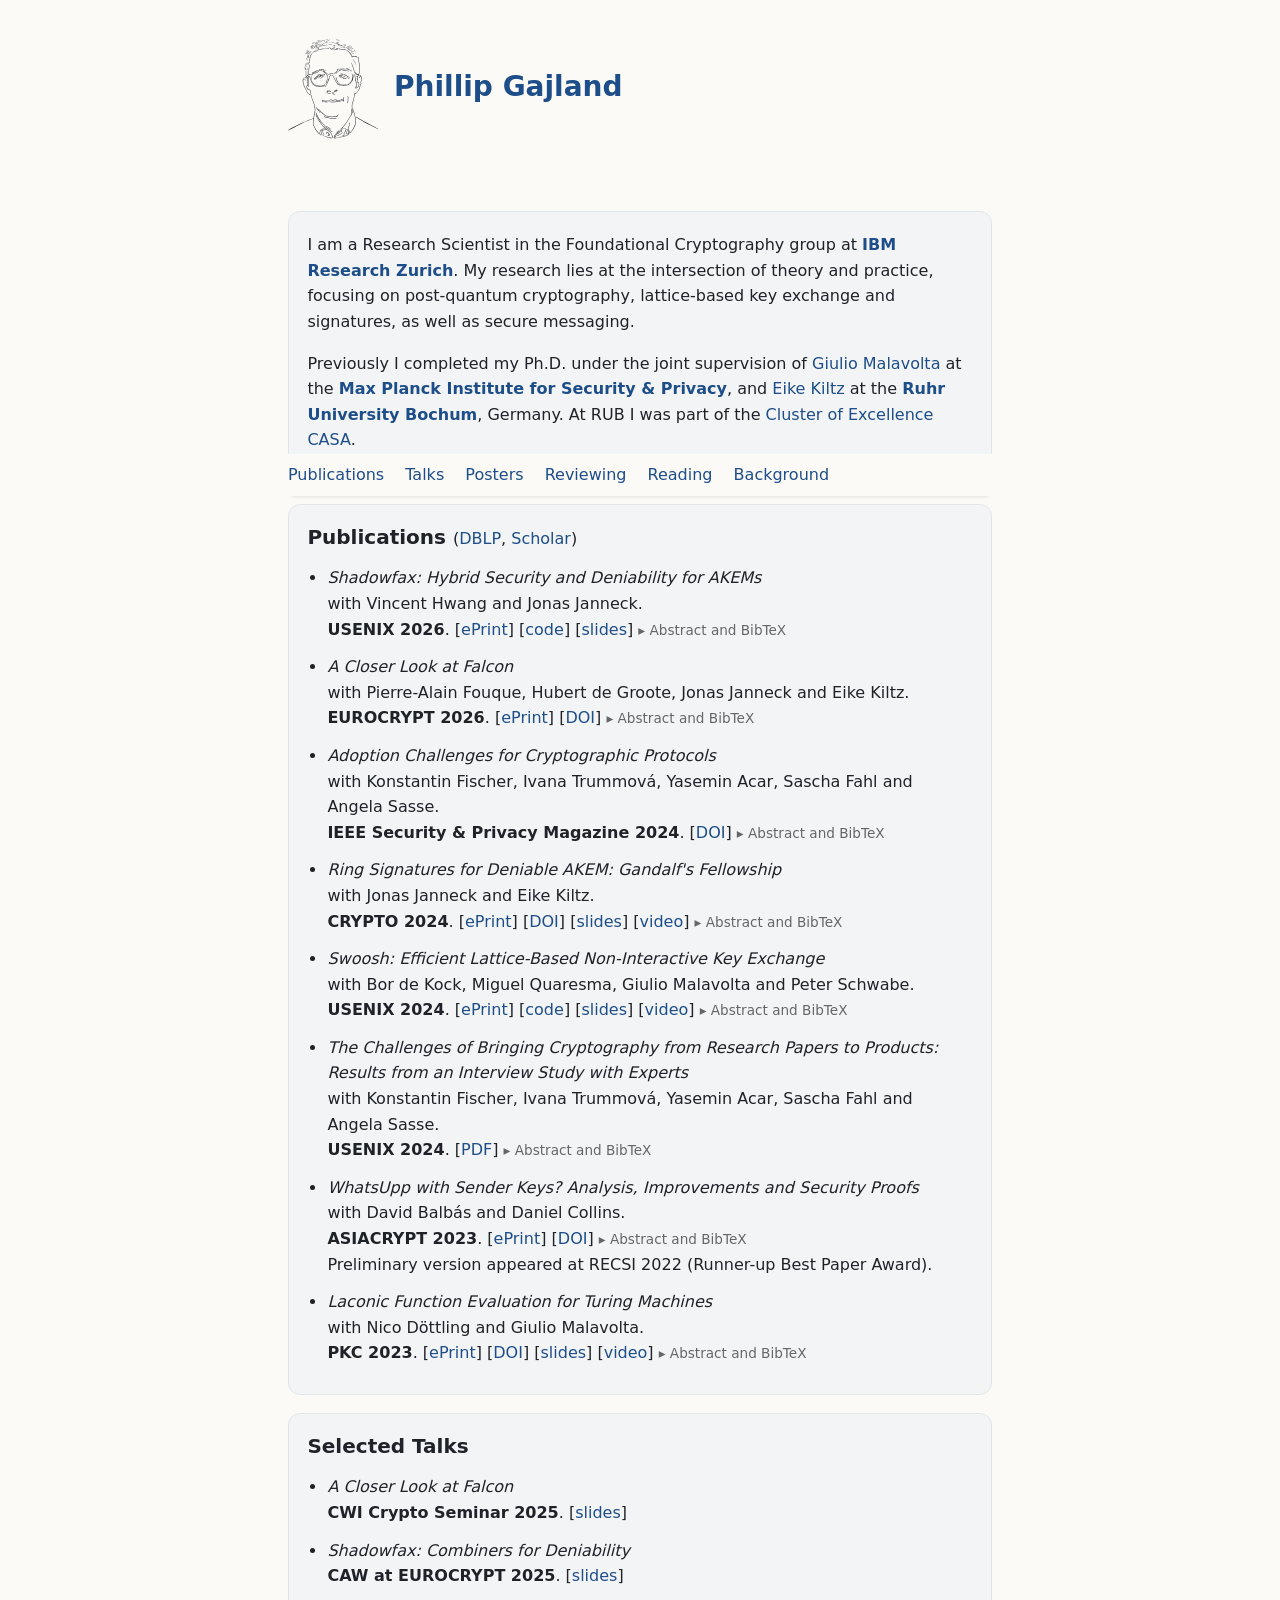
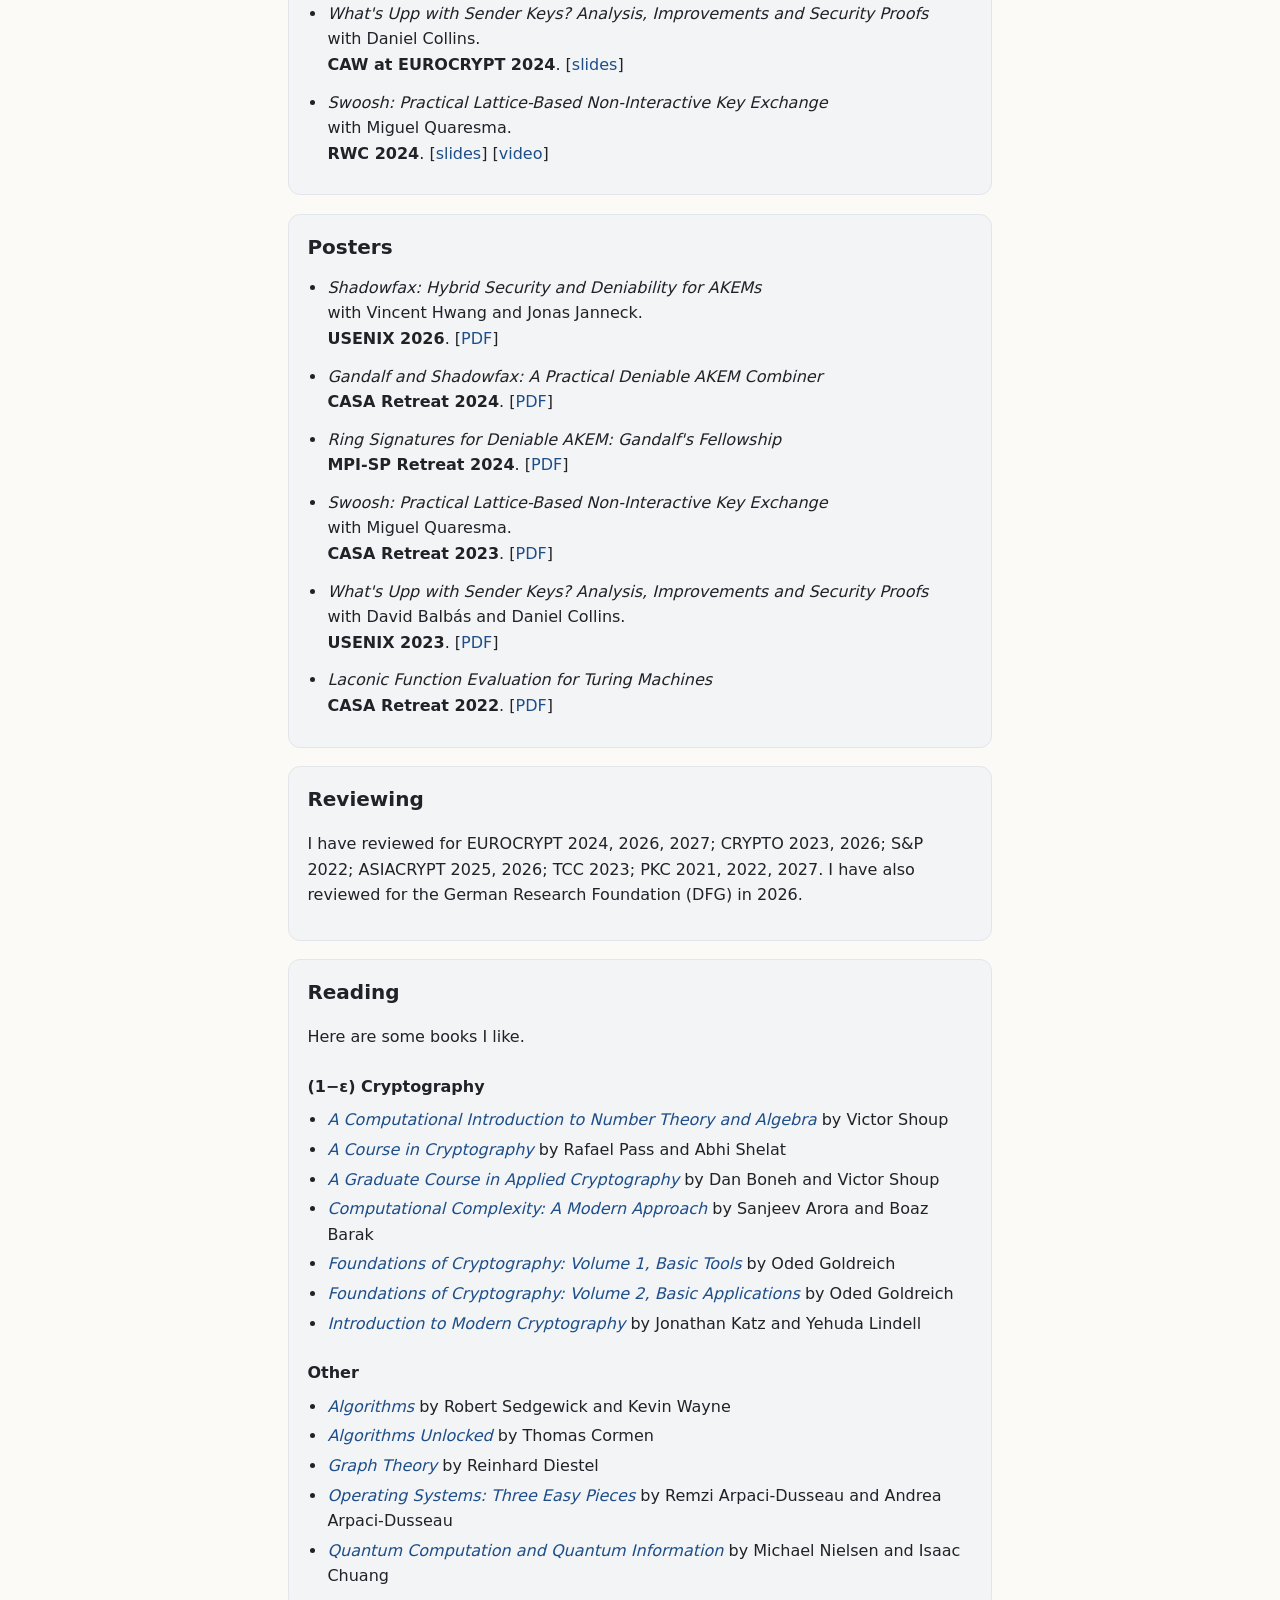
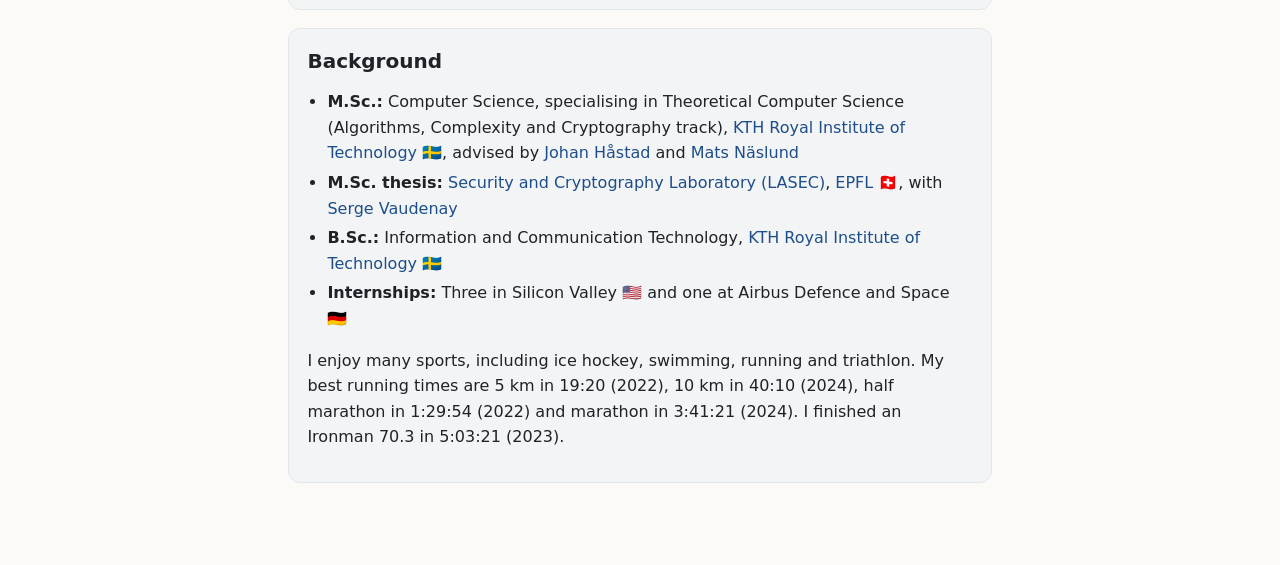
<file: publications.html>
<!doctype html>
<html lang="en-GB">
<meta charset="utf-8">
<meta http-equiv="refresh" content="0; url=index.html#publications">
<link rel="canonical" href="https://gaphil.github.io/#publications">
<title>Phillip Gajland</title>
<a href="index.html#publications">Phillip Gajland</a>
</file>
